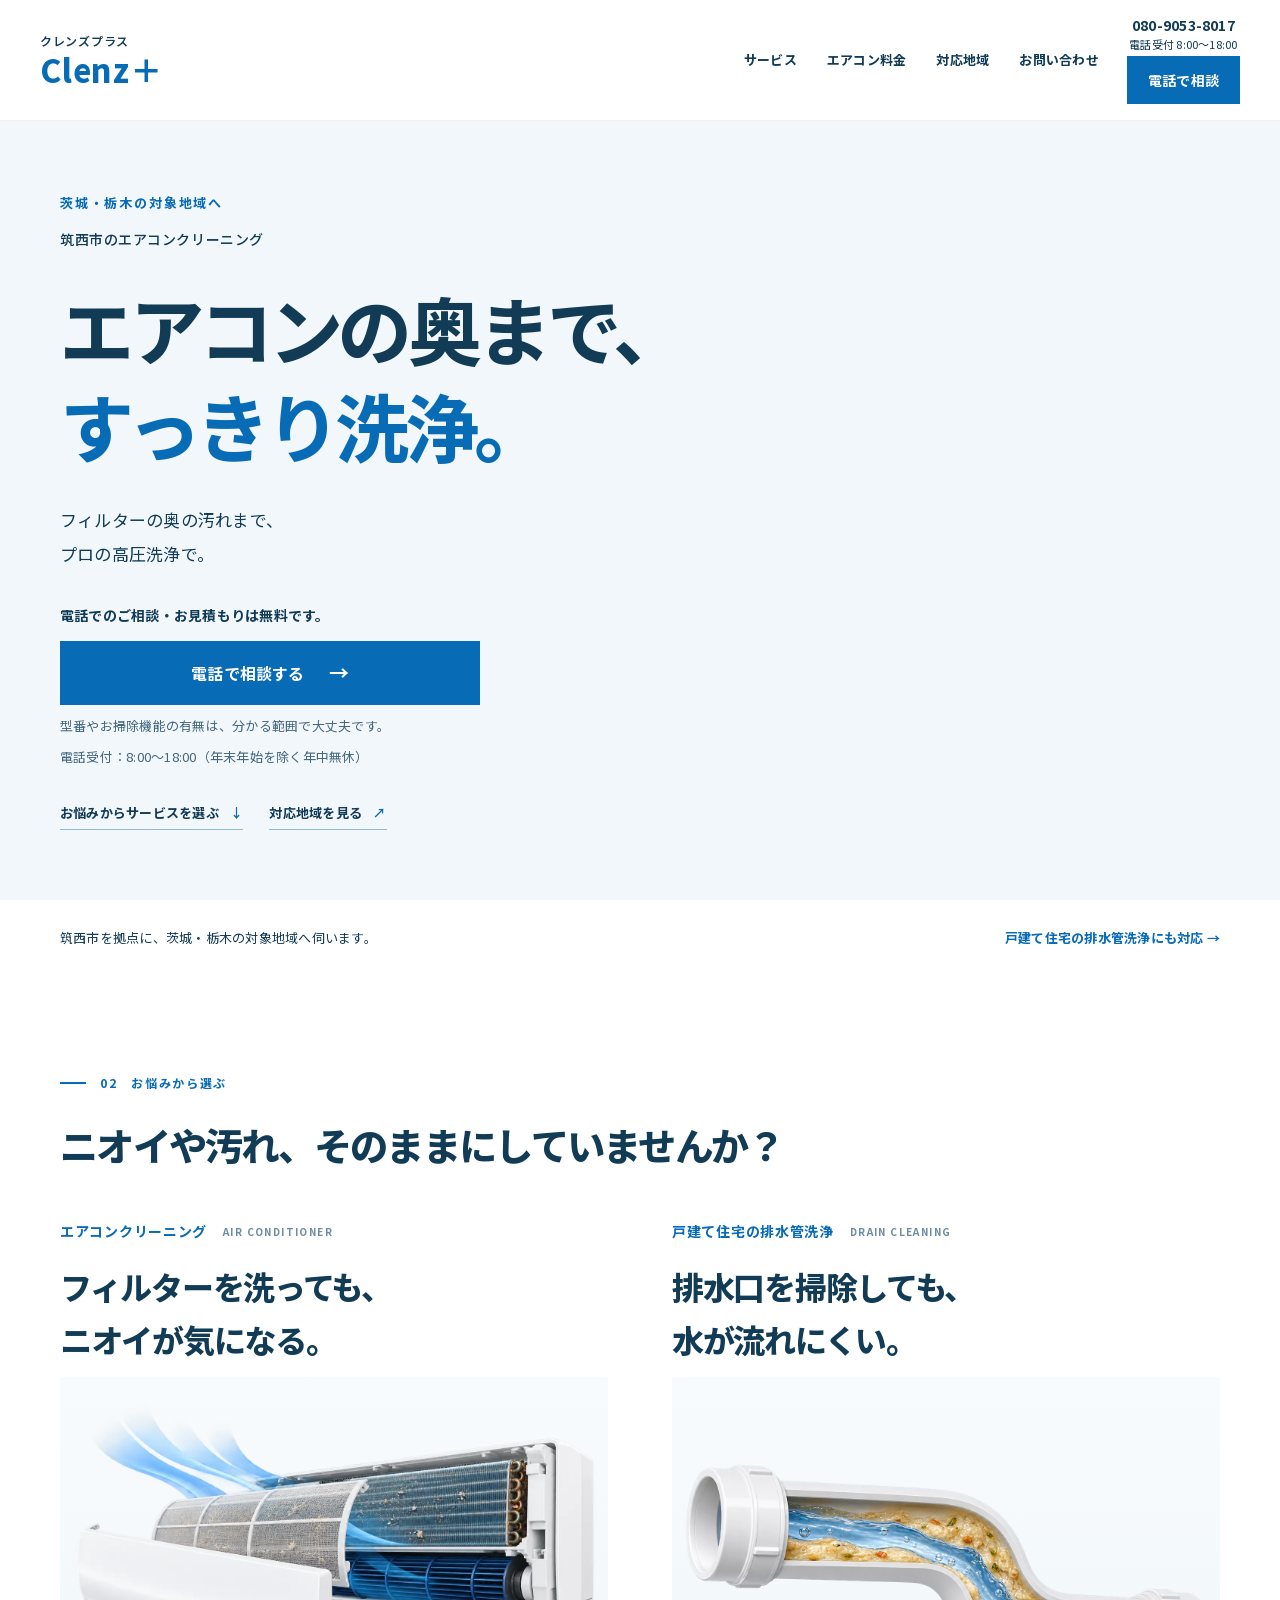
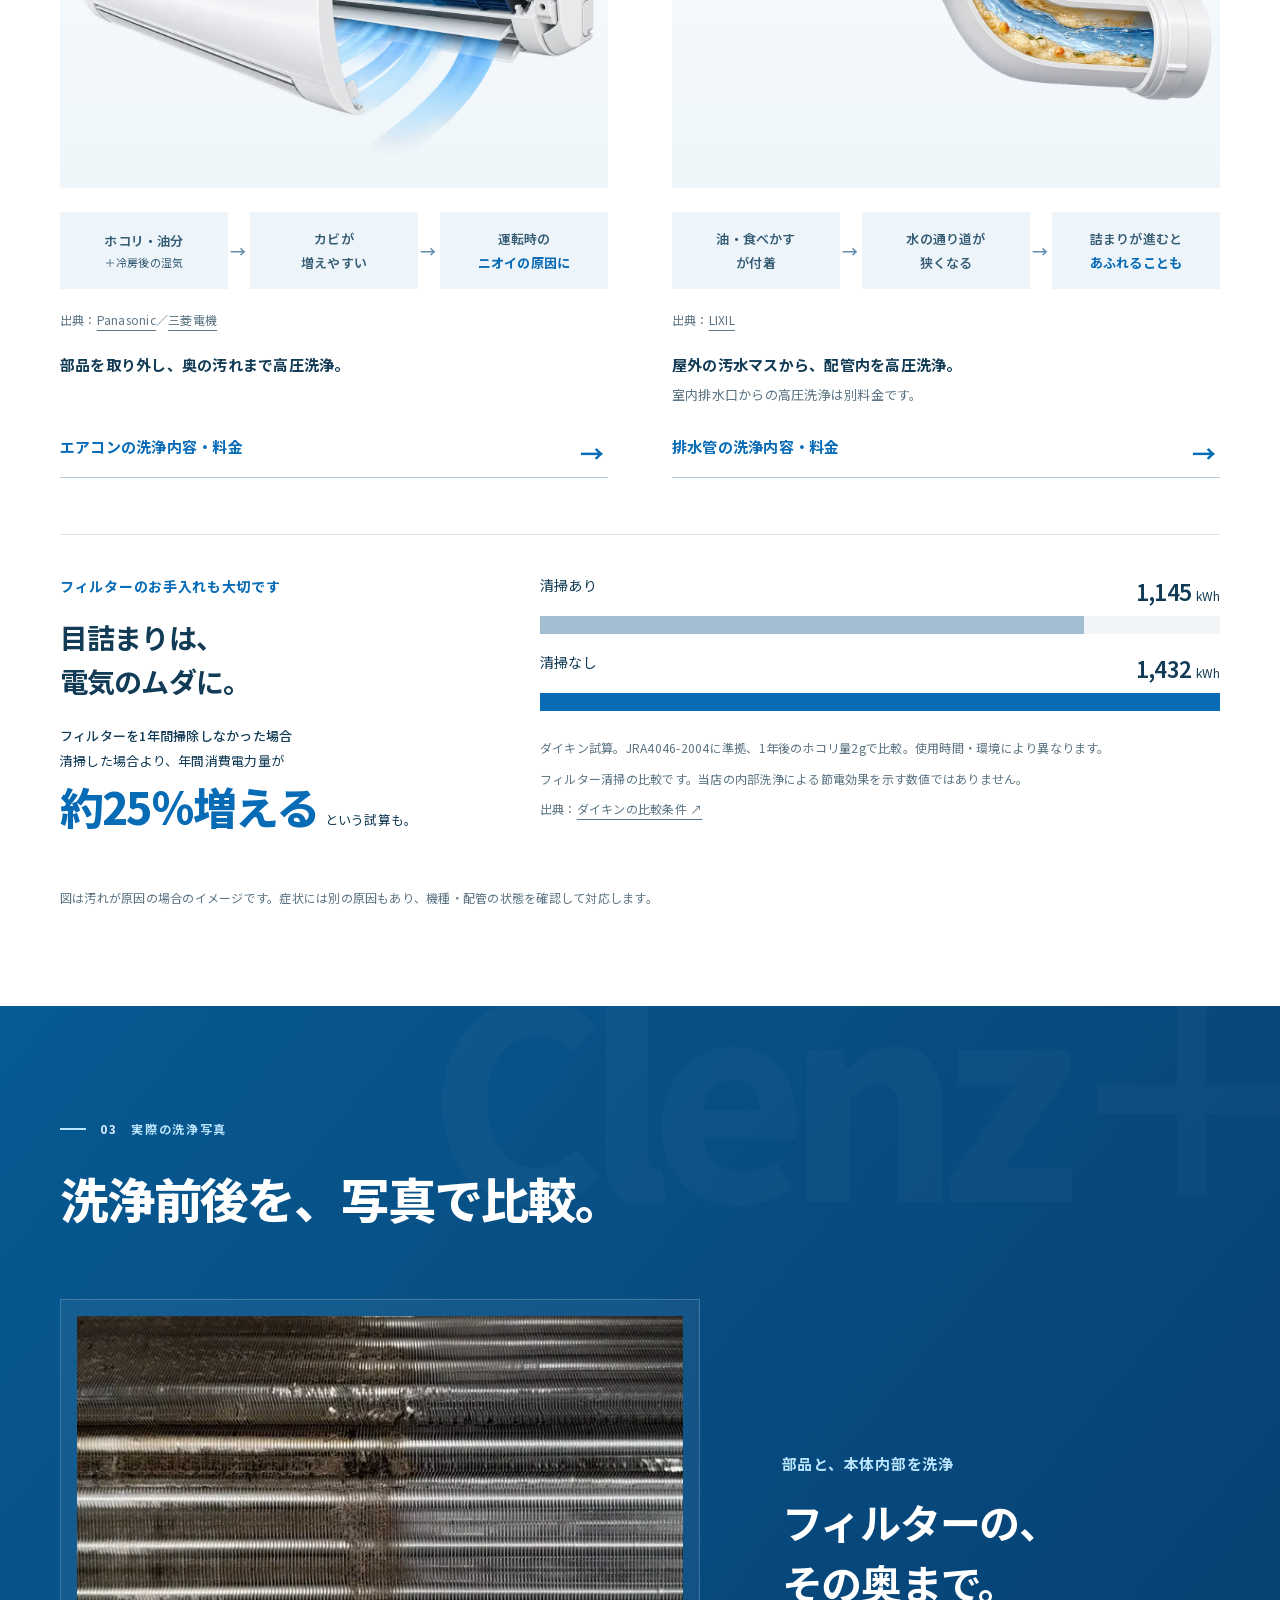
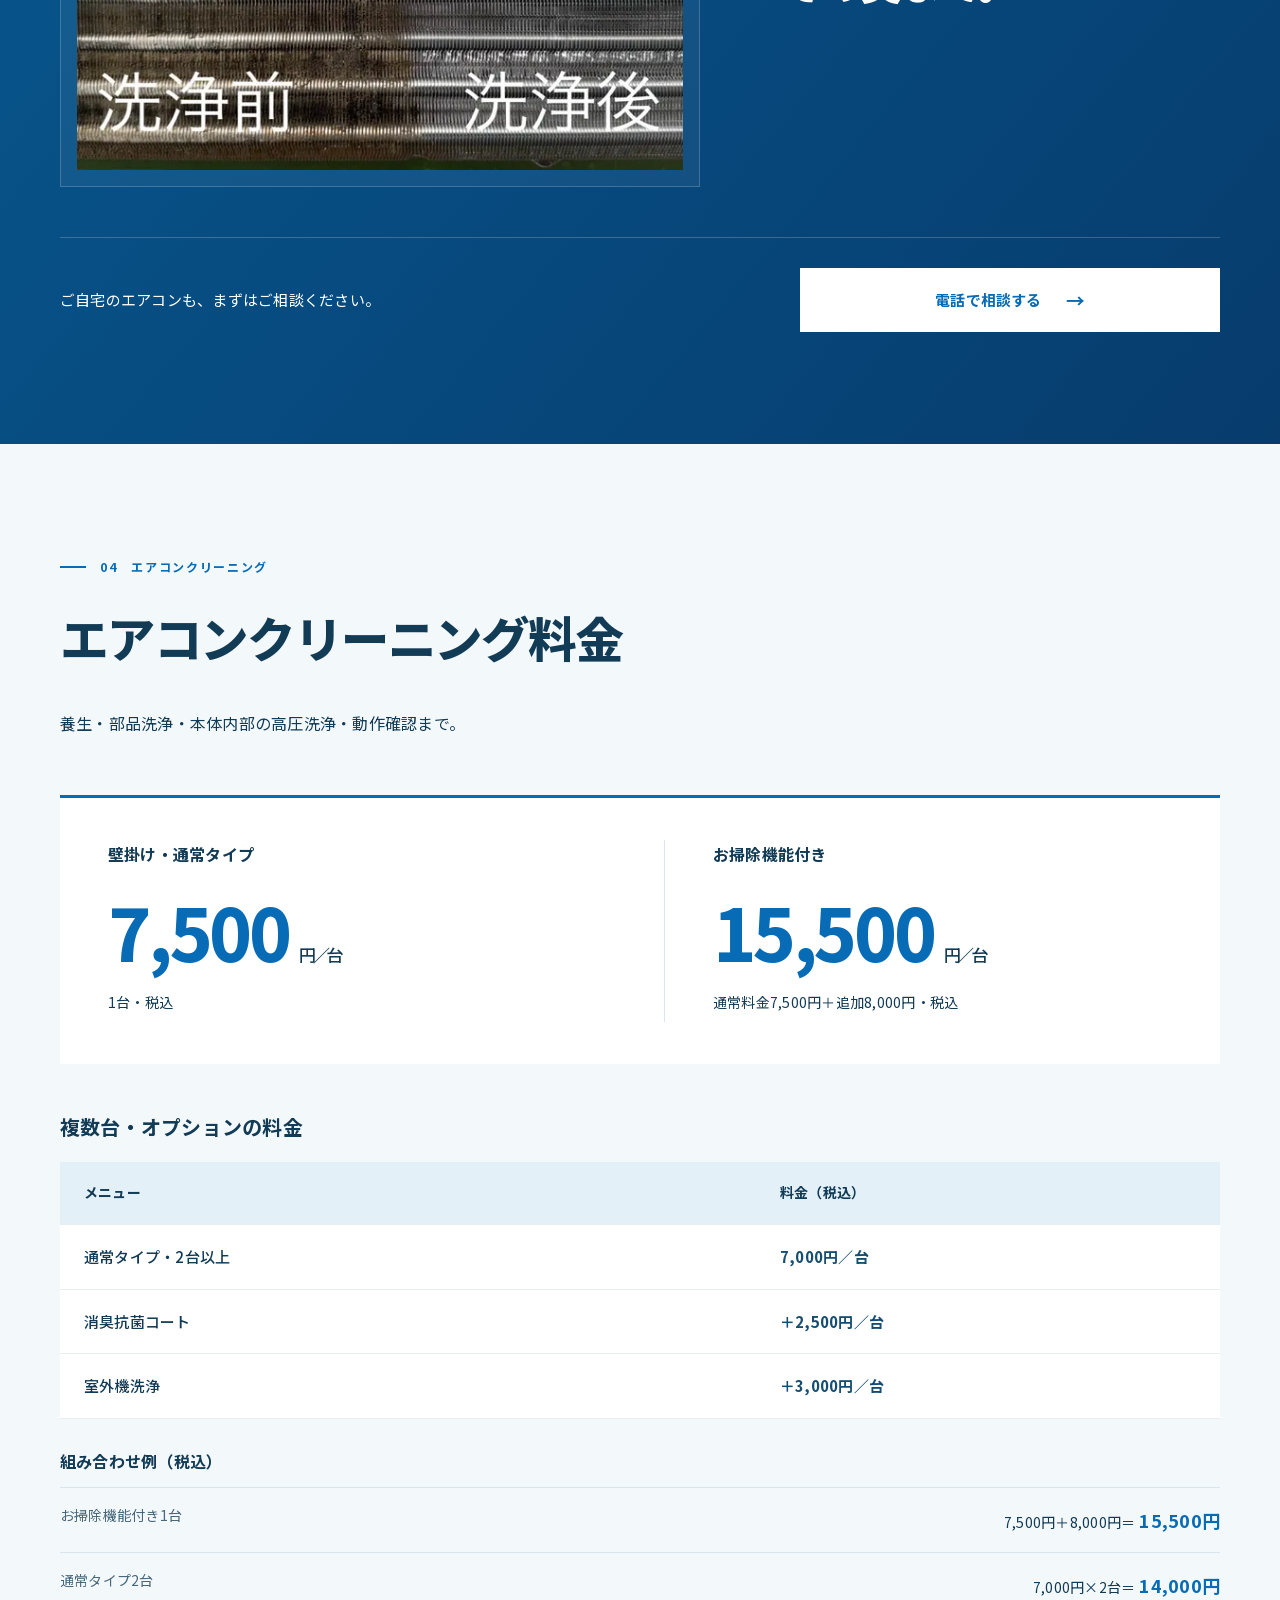
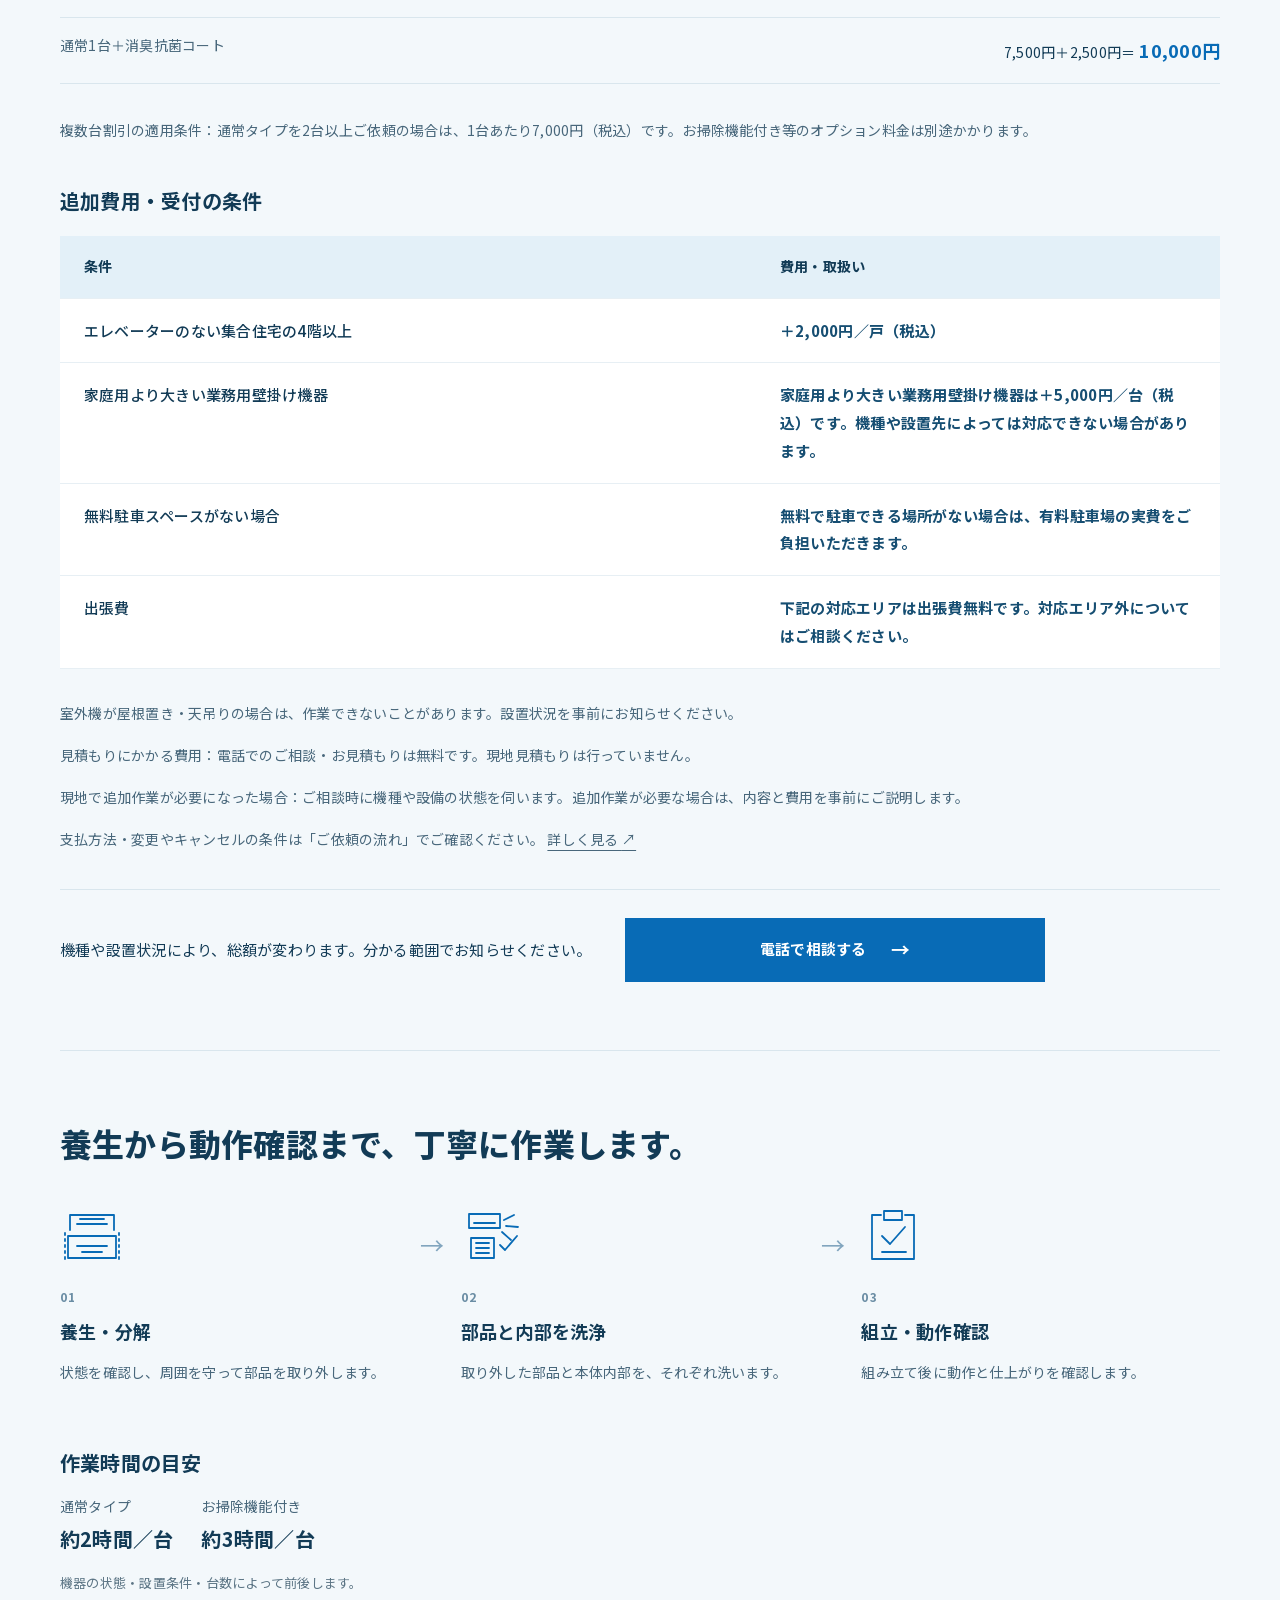
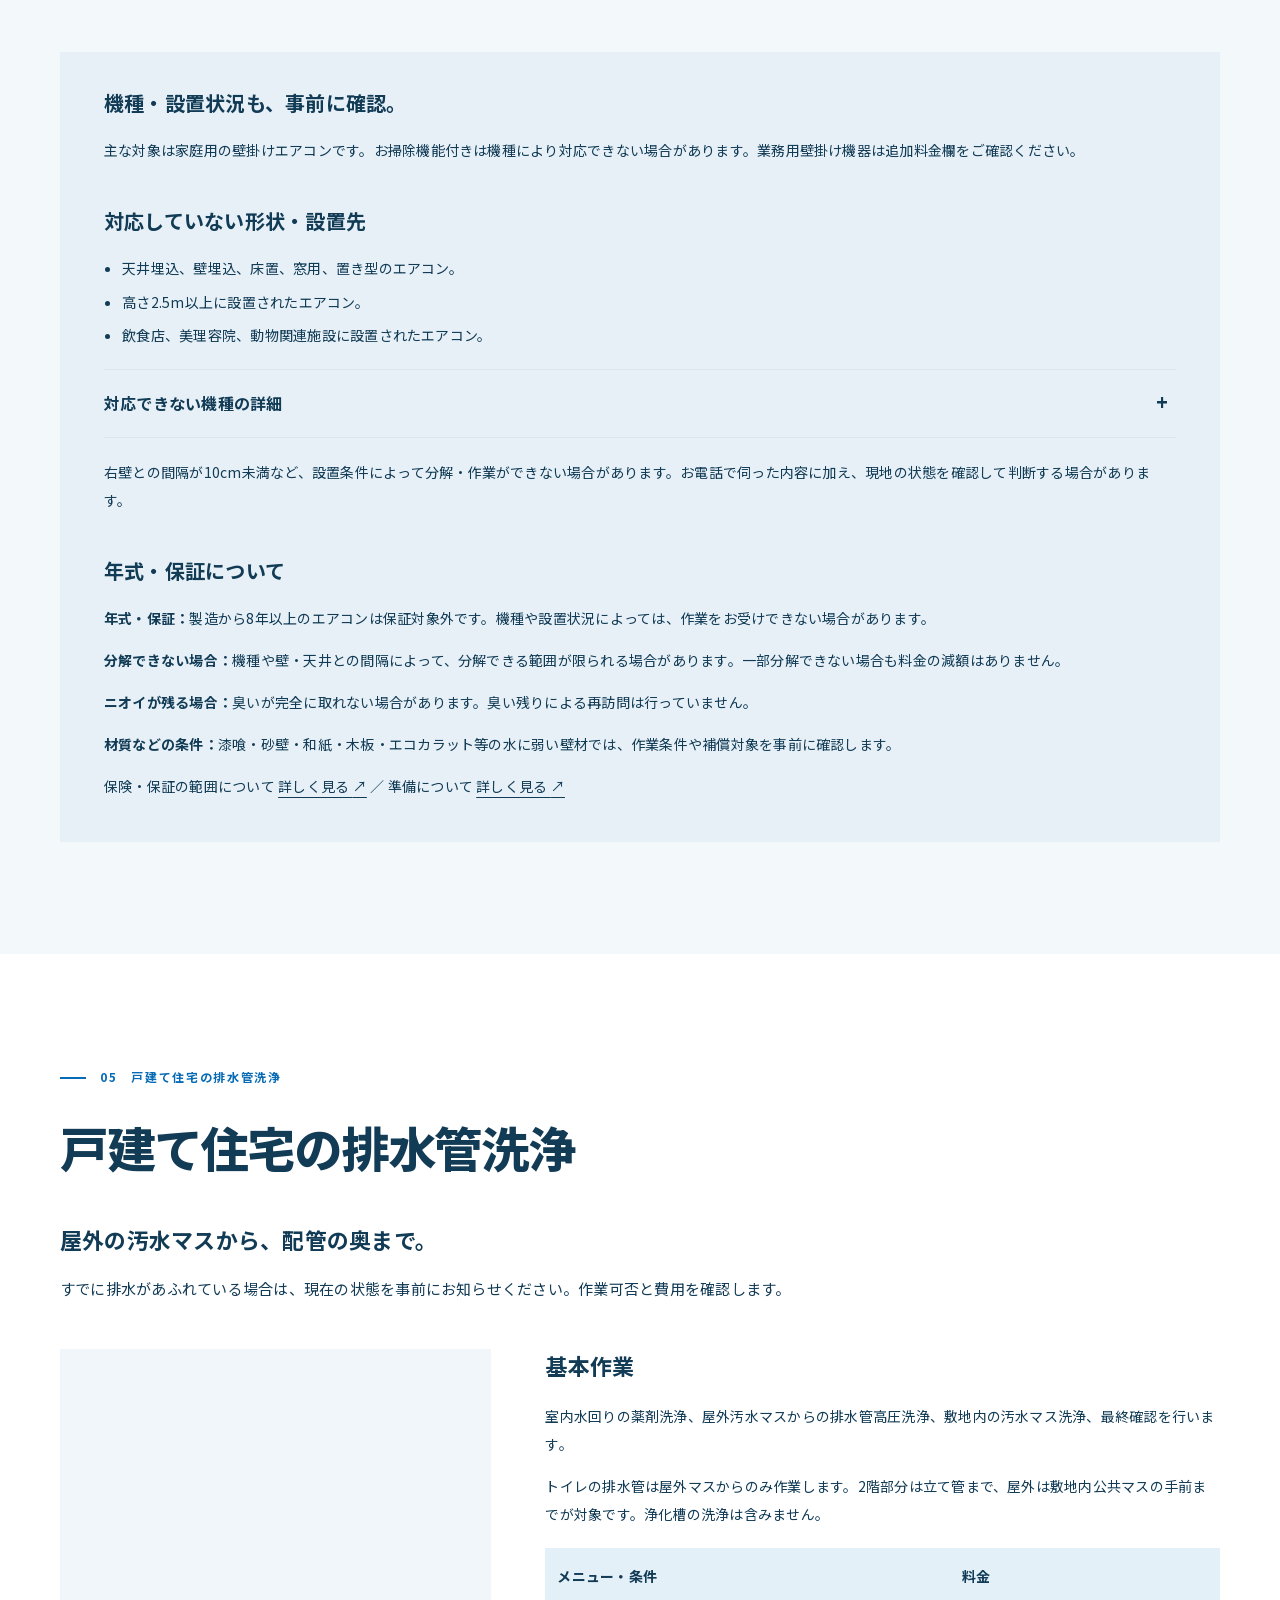
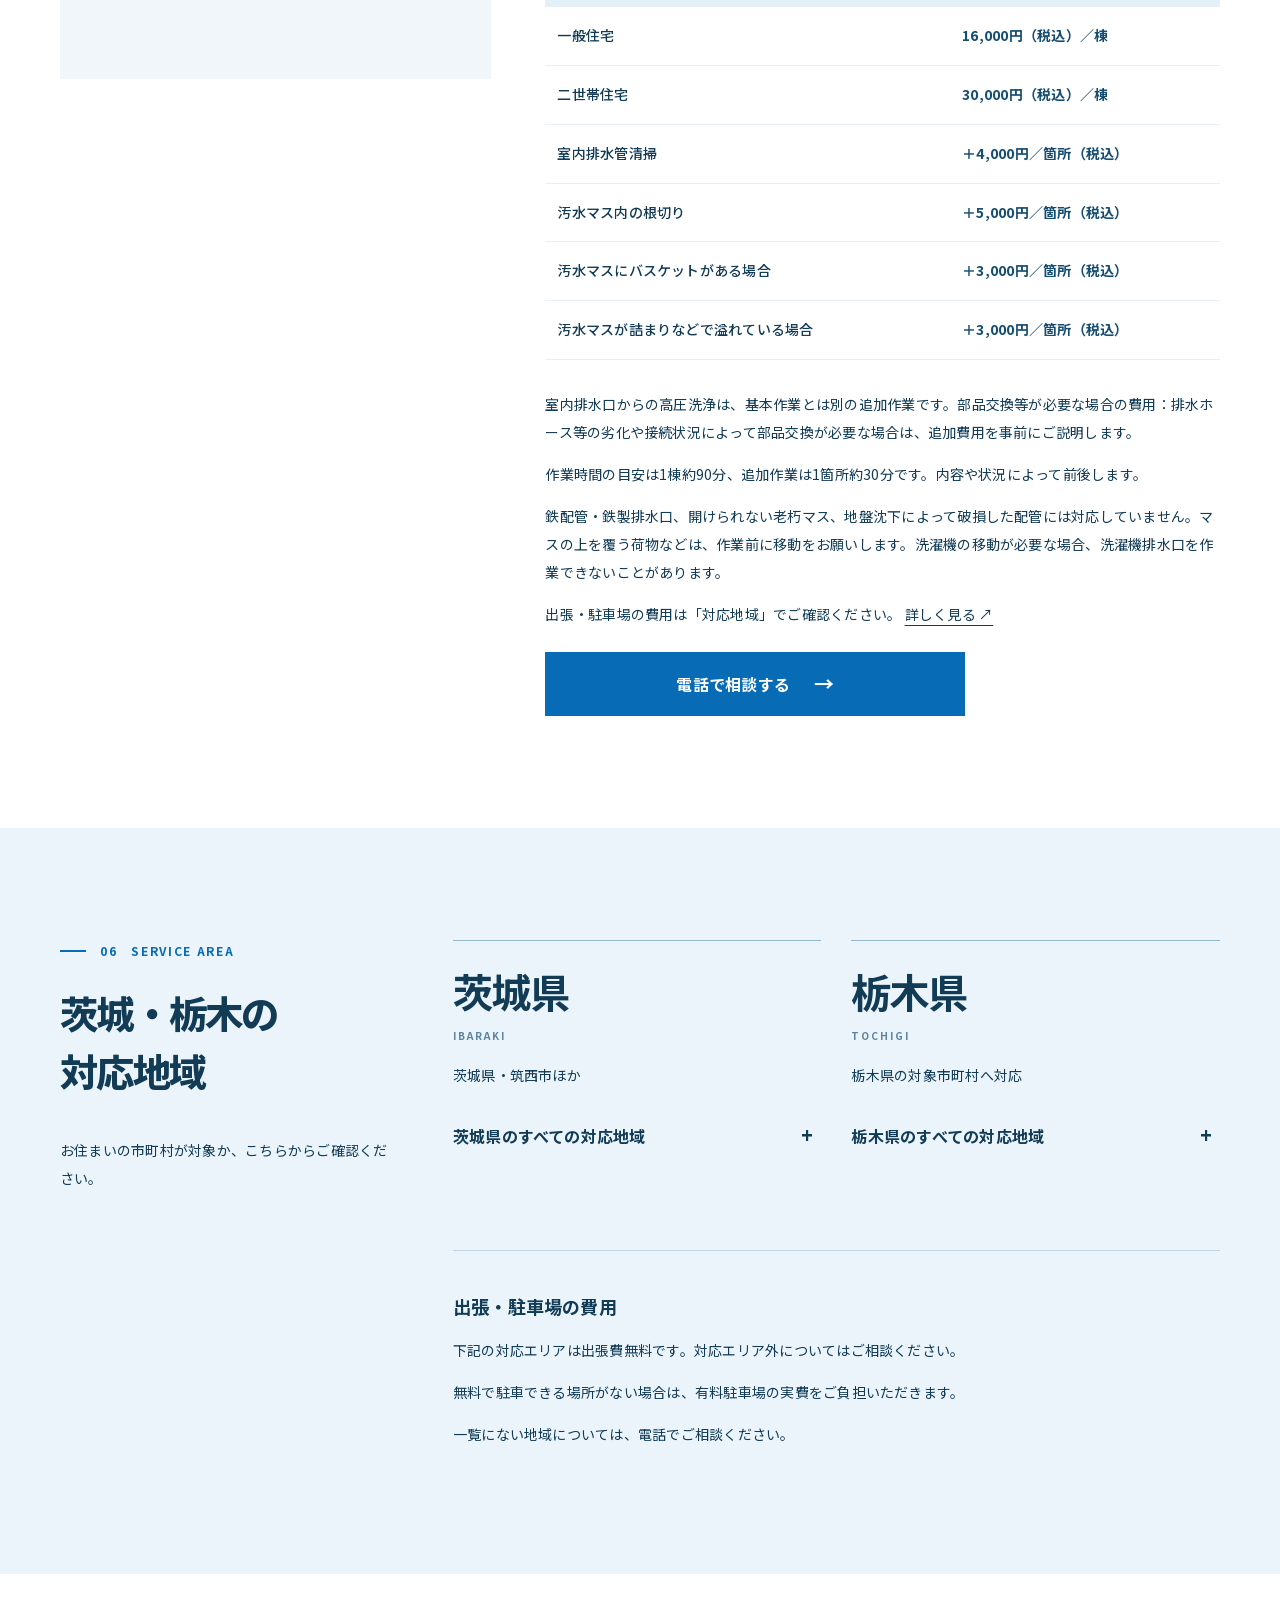
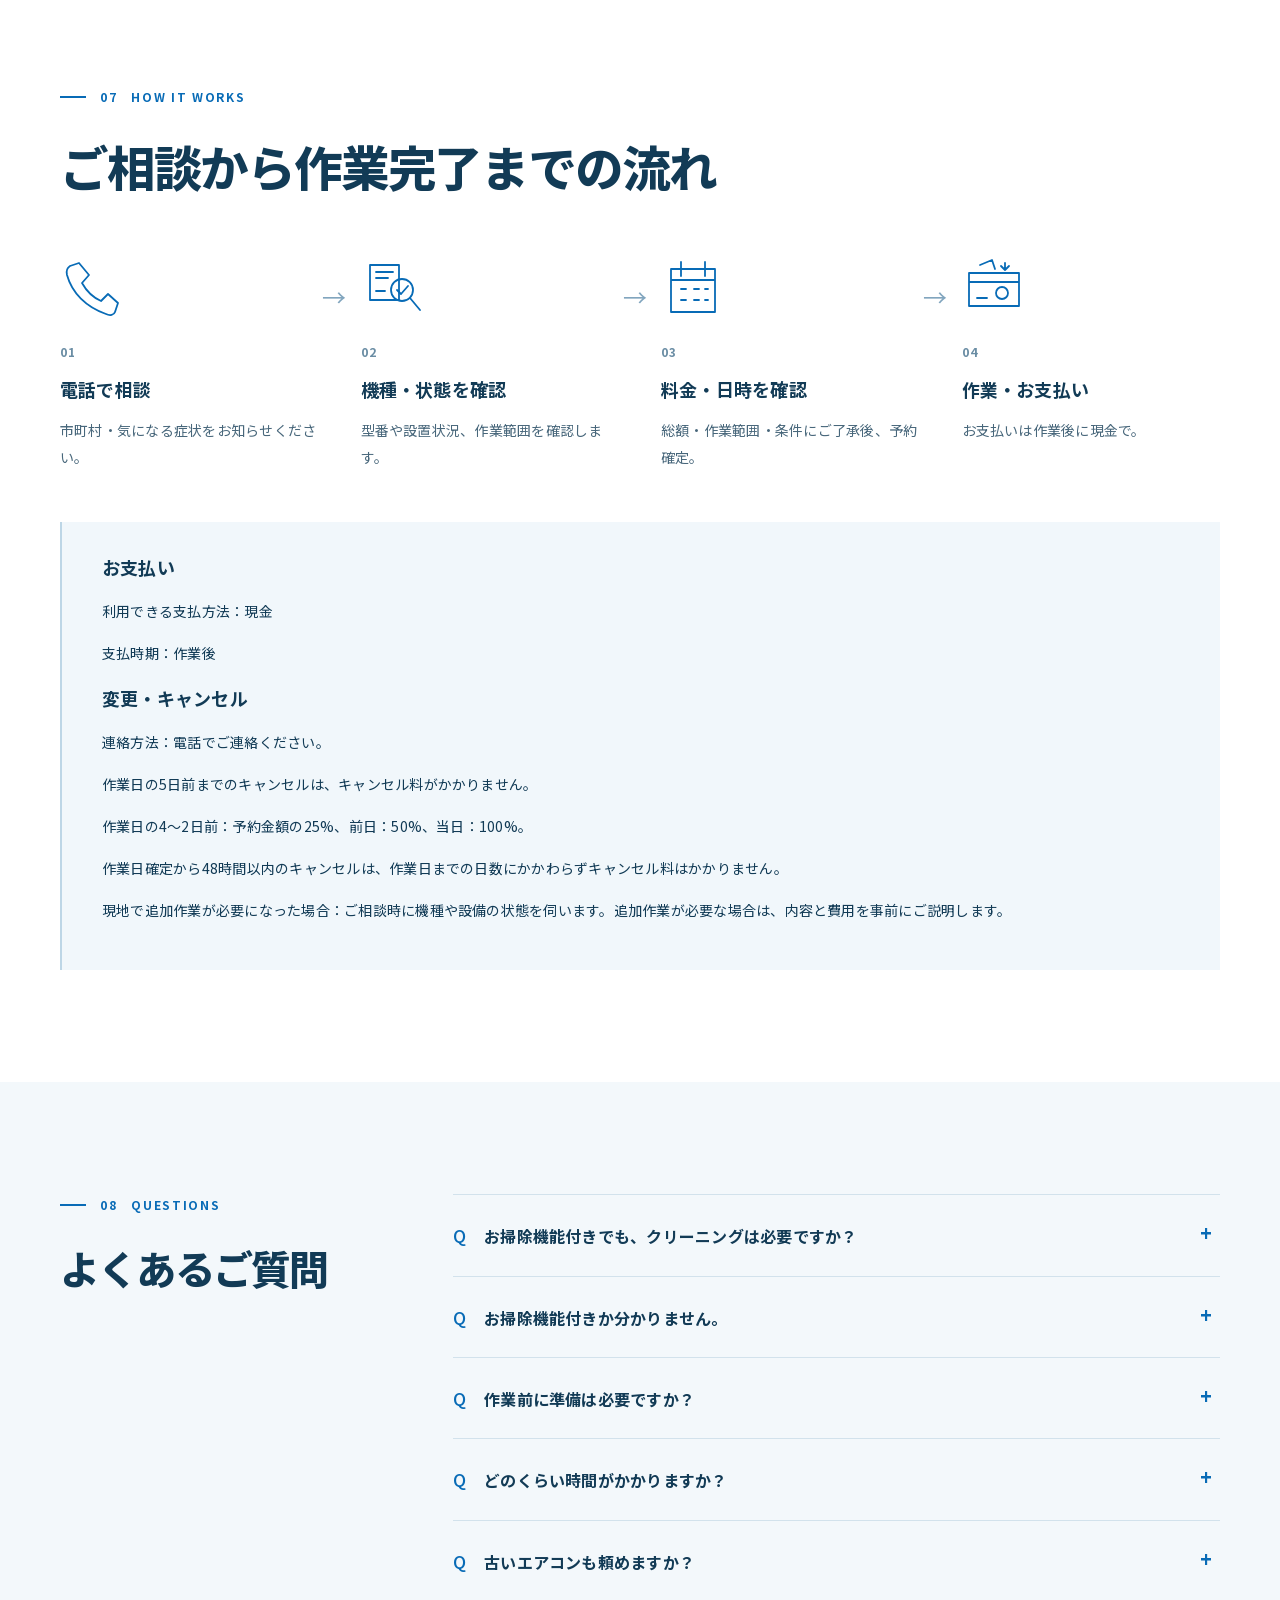
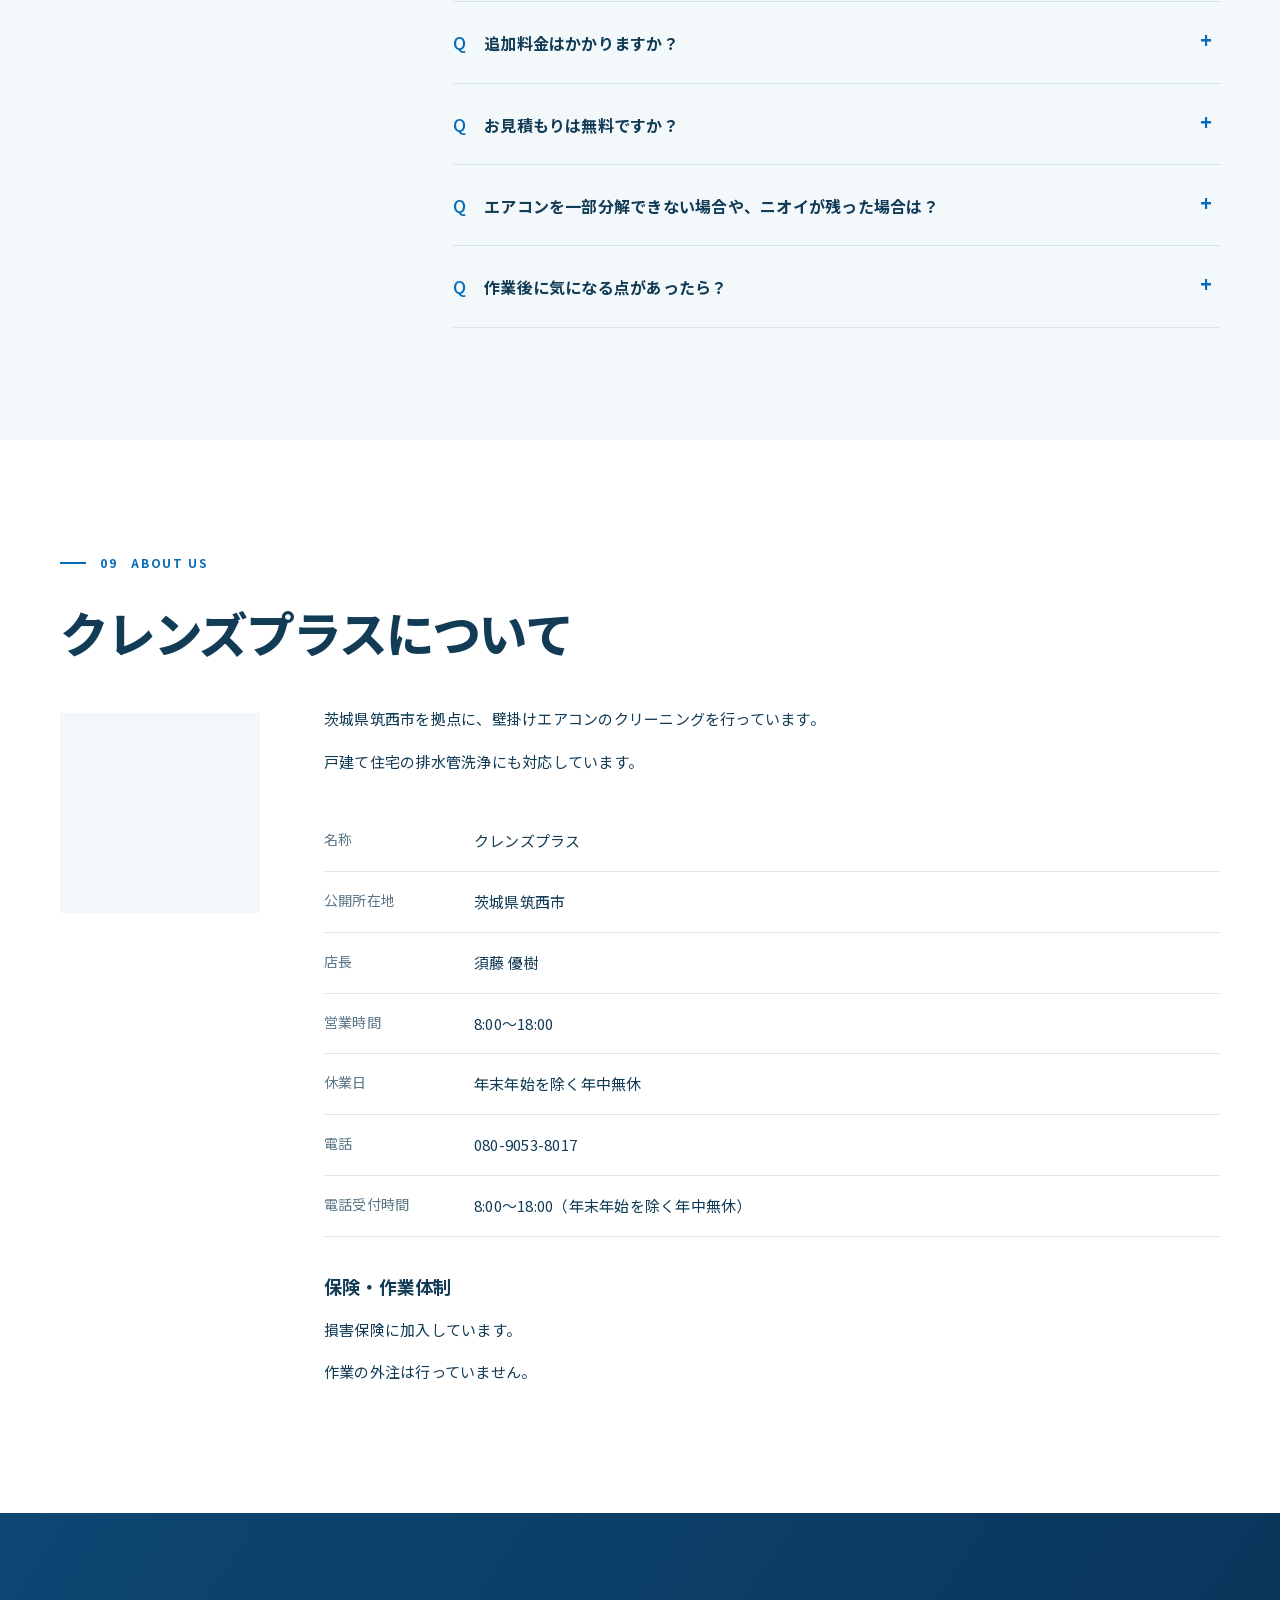
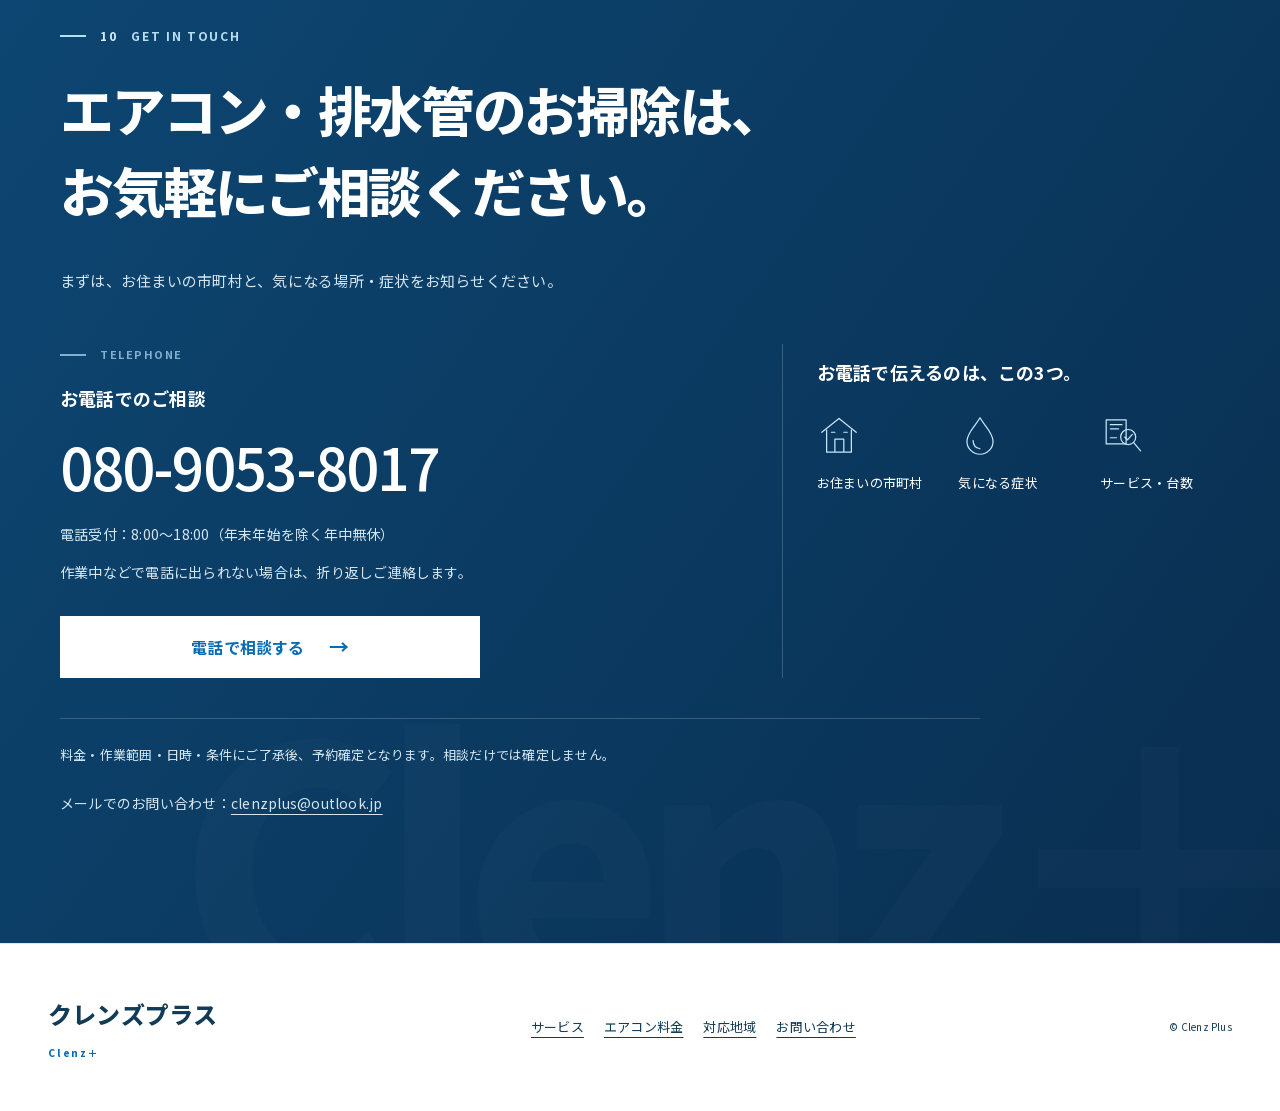
<file: index.html>
<!doctype html>

<html lang="ja">
<head>
<meta charset="utf-8"><meta http-equiv="Content-Security-Policy" content="default-src &#x27;none&#x27;; base-uri &#x27;none&#x27;; object-src &#x27;none&#x27;; form-action &#x27;none&#x27;; script-src &#x27;self&#x27; &#x27;sha256-KbDsuhFZScr3pFLjWpeOm6fnSsPQDUw+BL2PJ3P0BAE=&#x27;; script-src-attr &#x27;none&#x27;; style-src &#x27;self&#x27;; style-src-attr &#x27;none&#x27;; img-src &#x27;self&#x27;; font-src &#x27;self&#x27;; connect-src &#x27;none&#x27;; upgrade-insecure-requests"><meta name="referrer" content="strict-origin-when-cross-origin">
<meta name="viewport" content="width=device-width,initial-scale=1">
<meta name="robots" content="noindex,nofollow">
<title>筑西市のエアコンクリーニング｜茨城・栃木対応｜クレンズプラス</title>
<meta name="description" content="筑西市のクレンズプラス。茨城・栃木の対象地域で壁掛けエアコンクリーニングに対応。料金・追加条件・施工事例をご案内します。お電話でのご相談はこちら。">
<link rel="canonical" href="https://stu-design.github.io/clenzplus-pages/">
<meta property="og:type" content="website">
<meta property="og:locale" content="ja_JP">
<meta property="og:site_name" content="クレンズプラス">
<meta property="og:title" content="筑西市のエアコンクリーニング｜茨城・栃木対応｜クレンズプラス">
<meta property="og:description" content="筑西市のクレンズプラス。茨城・栃木の対象地域で壁掛けエアコンクリーニングに対応。料金・追加条件・施工事例をご案内します。お電話でのご相談はこちら。">
<meta property="og:url" content="https://stu-design.github.io/clenzplus-pages/">
<meta property="og:image" content="https://stu-design.github.io/clenzplus-pages/assets/ogp.jpg">
<meta property="og:image:width" content="1200">
<meta property="og:image:height" content="630">
<meta property="og:image:alt" content="クレンズプラス エアコンクリーニング">
<meta name="twitter:card" content="summary_large_image">
<link rel="icon" href="assets/favicon.svg" type="image/svg+xml">
<link rel="preload" href="assets/fonts/clenz-sans-jp.f50845629a91.woff2" as="font" type="font/woff2" crossorigin>
<link rel="stylesheet" href="assets/site.5249c25585ea.css">
<script src="assets/site.cfa76db49326.js" defer></script>
<script type="application/ld+json">{"@context":"https://schema.org","@type":"Organization","name":"クレンズプラス","url":"https://stu-design.github.io/clenzplus-pages/","telephone":"+818090538017"}</script>
</head>
<body>
<div class="site-frame"><a class="skip" href="#top">本文へ移動</a><header class="site-header"><div class="header-inner"><a class="brand" href="#top" aria-label="クレンズプラス ページ先頭へ"><span>クレンズプラス</span><small>Clenz＋</small></a><nav class="desktop-nav" aria-label="主要ナビゲーション"><a href="#services">サービス</a><a href="#aircon">エアコン料金</a><a href="#area">対応地域</a><a href="#contact">お問い合わせ</a></nav><div class="header-contact"><p class="header-phone-number">080-9053-8017<small>電話受付 8:00〜18:00</small></p><div class="contact-action"><a class="button phone" href="tel:+818090538017" data-contact="phone" aria-label="080-9053-8017に電話で相談する">電話で相談</a></div></div><details class="menu"><summary><span class="menu-closed">メニュー</span><span class="menu-open">閉じる</span><i aria-hidden="true"></i></summary><nav aria-label="ページ内メニュー"><a href="#services">サービス</a><a href="#aircon">エアコン料金</a><a href="#area">対応地域</a><a href="#contact">お問い合わせ</a></nav></details></div></header>
<main><section class="hero" aria-labelledby="top">
<div class="hero-stage">
<figure class="hero-photo"><picture><source media="(max-width:767px)" srcset="assets/hero-stock-room-mobile.9cc8ebc35ae8.webp"><img src="assets/hero-stock-room.f1c9bbeacd6f.webp" width="1600" height="2399" fetchpriority="high" decoding="async" alt="壁掛けエアコンのある明るい室内のイメージ写真"></picture></figure>
<div class="hero-scene container"><div class="hero-content">
<p class="hero-kicker">茨城・栃木の対象地域へ</p>
<h1 id="top" tabindex="-1">筑西市のエアコンクリーニング</h1>
<p class="hero-copy"><span>エアコンの奥まで、</span><span>すっきり洗浄。</span></p>
<p class="hero-lead">フィルターの奥の汚れまで、<br>プロの高圧洗浄で。</p>
<div class="hero-consult"><p class="hero-selection-title">電話でのご相談・お見積もりは無料です。</p><div class="contact-action" data-cta-group="hero"><a class="button phone" href="tel:+818090538017" data-contact="phone" aria-label="080-9053-8017に電話で相談する">電話で相談する</a></div><p class="hero-cta-note">型番やお掃除機能の有無は、分かる範囲で大丈夫です。</p><p class="hero-phone-hours small">電話受付：<span>8:00〜18:00（年末年始を除く年中無休）</span></p></div>
<div class="text-links"><a href="#services">お悩みからサービスを選ぶ <span aria-hidden="true">↓</span></a><a href="#area">対応地域を見る <span aria-hidden="true">↗</span></a></div>
</div></div></div>
<div class="hero-location container"><p>筑西市を拠点に、茨城・栃木の対象地域へ伺います。</p><a href="#drain">戸建て住宅の排水管洗浄にも対応 <span aria-hidden="true">→</span></a></div>
</section>
<section class="section services visual-services" aria-labelledby="services"><div class="container">
<div class="section-heading"><p class="eyebrow"><span>02</span> お悩みから選ぶ</p><h2 id="services" tabindex="-1">ニオイや汚れ、<br>そのままにしていませんか？</h2></div>
<div class="concern-grid">
<article class="concern-card concern-primary" aria-labelledby="concern-aircon">
<div class="concern-copy"><p class="service-tag">エアコンクリーニング <span aria-hidden="true">AIR CONDITIONER</span></p><h3 id="concern-aircon">フィルターを洗っても、<br>ニオイが気になる。</h3></div>
<figure class="mechanism-visual"><img src="assets/aircon-internal-illustration.acc91ee0729e.webp" width="1448" height="1086" loading="lazy" alt="カバーとフィルターの奥に熱交換器と送風ファンがあるエアコン内部の概念イラスト"></figure>
<ol class="cause-flow"><li>ホコリ・油分<small>＋冷房後の湿気</small></li><li>カビが<br>増えやすい</li><li>運転時の<br><strong>ニオイの原因に</strong></li></ol>
<p class="concern-source">出典：<a href="https://panasonic.jp/aircon/contents/tips/clean.html">Panasonic</a>／<a href="https://www.mitsubishielectric.co.jp/home/kirigamine/special/oshiete/10/">三菱電機</a></p>
<p class="solution-line">部品を取り外し、奥の汚れまで高圧洗浄。</p>
<a class="service-link" href="#aircon">エアコンの洗浄内容・料金 <span aria-hidden="true">→</span></a>
</article>
<article class="concern-card concern-secondary" aria-labelledby="concern-drain">
<div class="concern-copy"><p class="service-tag">戸建て住宅の排水管洗浄 <span aria-hidden="true">DRAIN CLEANING</span></p><h3 id="concern-drain">排水口を掃除しても、<br>水が流れにくい。</h3></div>
<figure class="mechanism-visual"><img src="assets/drain-buildup-illustration.451d76b07a29.webp" width="1448" height="1086" loading="lazy" alt="油や食べかすが内側に付着し、水の通り道が狭くなった破損のない排水管の概念イラスト"></figure>
<ol class="cause-flow"><li>油・食べかす<br>が付着</li><li>水の通り道が<br>狭くなる</li><li>詰まりが進むと<br><strong>あふれることも</strong></li></ol>
<p class="concern-source">出典：<a href="https://owners.lixil.co.jp/articles/kitchen/222/">LIXIL</a></p>
<p class="solution-line">屋外の汚水マスから、配管内を高圧洗浄。</p><p class="scope-note">室内排水口からの高圧洗浄は別料金です。</p>
<a class="service-link" href="#drain">排水管の洗浄内容・料金 <span aria-hidden="true">→</span></a>
</article>
</div>
<aside class="filter-evidence" aria-labelledby="filter-evidence-title">
<div class="energy-intro"><p class="service-tag">フィルターのお手入れも大切です</p><h3 id="filter-evidence-title">目詰まりは、<br>電気のムダに。</h3><p class="comparison-condition">フィルターを1年間掃除しなかった場合</p><p class="comparison-result">清掃した場合より、年間消費電力量が<br><strong>約25％増える</strong>という試算も。</p></div>
<div class="filter-comparison"><div class="energy-chart" role="img" aria-label="ダイキン試算による年間消費電力量の比較。フィルター清掃あり1,145kWh、清掃なし1,432kWh。清掃なしが約25％多い。"><div class="energy-row" aria-hidden="true"><p>清掃あり <strong>1,145<small>kWh</small></strong></p><div class="energy-track"><span class="energy-bar energy-clean"></span></div></div><div class="energy-row" aria-hidden="true"><p>清掃なし <strong>1,432<small>kWh</small></strong></p><div class="energy-track"><span class="energy-bar energy-dirty"></span></div></div></div>
<p class="evidence-conditions">ダイキン試算。JRA4046-2004に準拠、1年後のホコリ量2gで比較。使用時間・環境により異なります。</p><p class="evidence-conditions">フィルター清掃の比較です。当店の内部洗浄による節電効果を示す数値ではありません。</p><p class="concern-source">出典：<a href="https://www.daikin.co.jp/air/life/laboratory/aircon-clean">ダイキンの比較条件 ↗</a></p></div>
</aside>
<p class="concern-note">図は汚れが原因の場合のイメージです。症状には別の原因もあり、機種<span>・配管</span>の状態を確認して対応します。</p>
</div></section>
<section class="section works" aria-labelledby="works"><span class="section-watermark" aria-hidden="true">Clenz＋</span><div class="container">
<div class="section-heading"><p class="eyebrow"><span>03</span> 実際の洗浄写真</p><h2 id="works" tabindex="-1">洗浄前後を、写真で比較。</h2></div>
<div class="work-evidence"><figure class="work-main"><img src="assets/aircon-heat-exchanger-comparison.b47b18da4fb6.webp" width="640" height="480" loading="lazy" alt="エアコン熱交換器の洗浄前後を比較した写真"></figure><div class="work-detail"><p class="service-tag">部品と、本体内部を洗浄</p><h3>フィルターの、<br>その奥まで。</h3></div></div>
<div class="evidence-footer"><div class="inline-consult"><p>ご自宅のエアコンも、まずはご相談ください。</p><div class="contact-action" data-cta-group="works"><a class="button phone" href="tel:+818090538017" data-contact="phone" aria-label="080-9053-8017に電話で相談する">電話で相談する</a></div></div></div>
</div></section>
<section class="section aircon" aria-labelledby="aircon"><div class="container"><p class="eyebrow"><span>04</span> エアコンクリーニング</p><h2 id="aircon" tabindex="-1">エアコンクリーニング料金</h2><p class="section-intro">養生・部品洗浄・本体内部の高圧洗浄・動作確認まで。</p><div class="service-module price-module"><div class="price-leads"><article><p>壁掛け・通常タイプ</p><p class="price">7,500<small>円／台</small></p><p>1台・税込</p></article><article><p>お掃除機能付き</p><p class="price">15,500<small>円／台</small></p><p>通常料金7,500円＋追加8,000円・税込</p></article></div>
<h3>複数台・オプションの料金</h3>
<div class="table-wrap" tabindex="0" aria-label="料金や条件の一覧。横にスクロールできます"><table><thead><tr><th scope="col">メニュー</th><th scope="col">料金（税込）</th></tr></thead><tbody>
<tr><th scope="row">通常タイプ・2台以上</th><td>7,000円／台</td></tr>
<tr><th scope="row">消臭抗菌コート</th><td>＋2,500円／台</td></tr>
<tr><th scope="row">室外機洗浄</th><td>＋3,000円／台</td></tr>
</tbody></table></div>
<div class="price-examples"><h3>組み合わせ例（税込）</h3><dl><div><dt>お掃除機能付き1台</dt><dd>7,500円＋8,000円＝<strong>15,500円</strong></dd></div><div><dt>通常タイプ2台</dt><dd>7,000円×2台＝<strong>14,000円</strong></dd></div><div><dt>通常1台＋消臭抗菌コート</dt><dd>7,500円＋2,500円＝<strong>10,000円</strong></dd></div></dl></div>
<p>複数台割引の適用条件：<span>通常タイプを2台以上ご依頼の場合は、1台あたり7,000円（税込）です。お掃除機能付き等のオプション料金は別途かかります。</span></p>
<h3 id="aircon-conditions" tabindex="-1">追加費用・受付の条件</h3>
<div class="table-wrap" tabindex="0" aria-label="料金や条件の一覧。横にスクロールできます"><table><thead><tr><th scope="col">条件</th><th scope="col">費用・取扱い</th></tr></thead><tbody>
<tr><th scope="row">エレベーターのない集合住宅の4階以上</th><td><span>＋2,000円／戸（税込）</span></td></tr>
<tr><th scope="row">家庭用より大きい業務用壁掛け機器</th><td><span>家庭用より大きい業務用壁掛け機器は＋5,000円／台（税込）です。機種や設置先によっては対応できない場合があります。</span></td></tr>
<tr><th scope="row">無料駐車スペースがない場合</th><td><span>無料で駐車できる場所がない場合は、有料駐車場の実費をご負担いただきます。</span></td></tr>
<tr><th scope="row">出張費</th><td><span>下記の対応エリアは出張費無料です。対応エリア外についてはご相談ください。</span></td></tr>
</tbody></table></div>
<p>室外機が屋根置き・天吊りの場合は、作業できないことがあります。設置状況を事前にお知らせください。</p>
<p>見積もりにかかる費用：<span>電話でのご相談・お見積もりは無料です。現地見積もりは行っていません。</span></p>
<p>現地で追加作業が必要になった場合：<span>ご相談時に機種や設備の状態を伺います。追加作業が必要な場合は、内容と費用を事前にご説明します。</span></p>
<p>支払方法・変更やキャンセルの条件は「ご依頼の流れ」でご確認ください。 <a href="#flow">詳しく見る <span aria-hidden="true">↗</span></a></p>
<div class="inline-consult"><p>機種や設置状況により、総額が変わります。分かる範囲でお知らせください。</p><div class="contact-action" data-cta-group="aircon"><a class="button phone" href="tel:+818090538017" data-contact="phone" aria-label="080-9053-8017に電話で相談する">電話で相談する</a></div></div></div><div class="service-module process-module"><h3 id="reasons" tabindex="-1" class="process-heading">養生から動作確認まで、丁寧に作業します。</h3><div class="process"><article><svg class="step-icon" viewbox="0 0 64 64" width="64" height="64" aria-hidden="true" focusable="false" fill="none" stroke="currentColor" stroke-width="1.8" stroke-linecap="round" stroke-linejoin="round"><path d="M10 27V12h44v15M17 21h30M20 16h24"></path><path d="M8 33h48v22H8zM17 43h30M22 49h20"></path><path d="M5 30v29M59 30v29" stroke-dasharray="2 4"></path></svg><span class="process-number">01</span><h4>養生・分解</h4><p>状態を確認し、周囲を守って部品を取り外します。</p></article><article><svg class="step-icon" viewbox="0 0 64 64" width="64" height="64" aria-hidden="true" focusable="false" fill="none" stroke="currentColor" stroke-width="1.8" stroke-linecap="round" stroke-linejoin="round"><path d="M8 11h31v14H8zM13 20h21M43 17l10-5M45 23l12 1M41 29l9 8"></path><path d="M10 35h23v20H10zM15 40h13M15 45h13M15 50h13M39 42l5 5 12-14"></path></svg><span class="process-number">02</span><h4>部品と内部を洗浄</h4><p>取り外した部品と本体内部を、それぞれ洗います。</p></article><article><svg class="step-icon" viewbox="0 0 64 64" width="64" height="64" aria-hidden="true" focusable="false" fill="none" stroke="currentColor" stroke-width="1.8" stroke-linecap="round" stroke-linejoin="round"><path d="M20 12H11v44h42V12h-9M23 8h18v9H23zM21 33l8 8 15-17M21 49h24"></path></svg><span class="process-number">03</span><h4>組立・動作確認</h4><p>組み立て後に動作と仕上がりを確認します。</p></article></div><h3>作業時間の目安</h3>
<p><span class="time-item">通常タイプ <strong>約2時間／台</strong></span><span class="time-item">お掃除機能付き <strong>約3時間／台</strong></span><small class="time-note">機器の状態・設置条件・台数によって前後します。</small></p>
</div><div class="service-module eligibility-module"><h3>機種・設置状況も、事前に確認。</h3>
<p>主な対象は家庭用の壁掛けエアコンです。お掃除機能付きは機種により対応できない場合があります。業務用壁掛け機器は追加料金欄をご確認ください。</p>
<h3>対応していない形状・設置先</h3>
<ul><li>天井埋込、壁埋込、床置、窓用、置き型のエアコン。</li>
<li>高さ2.5m以上に設置されたエアコン。</li>
<li>飲食店、美理容院、動物関連施設に設置されたエアコン。</li>
</ul><details class="disclosure"><summary>対応できない機種の詳細</summary><ul><li>富士通：ノクリアX。</li>
<li>シャープ：エアレスト、AY-Y。</li>
<li>三菱：FZ、FL。</li>
<li>東芝・ナショナルのお掃除機能付き。</li>
</ul></details><p>右壁との間隔が10cm未満など、設置条件によって分解・作業ができない場合があります。お電話で伺った内容に加え、現地の状態を確認して判断する場合があります。</p>
<h3>年式・保証について</h3>
<p><strong>年式・保証：</strong><span>製造から8年以上のエアコンは保証対象外です。機種や設置状況によっては、作業をお受けできない場合があります。</span></p>
<p><strong>分解できない場合：</strong><span>機種や壁・天井との間隔によって、分解できる範囲が限られる場合があります。一部分解できない場合も料金の減額はありません。</span></p>
<p><strong>ニオイが残る場合：</strong><span>臭いが完全に取れない場合があります。臭い残りによる再訪問は行っていません。</span></p>
<p><strong>材質などの条件：</strong><span>漆喰・砂壁・和紙・木板・エコカラット等の水に弱い壁材では、作業条件や補償対象を事前に確認します。</span></p>
<p>保険・保証の範囲について <a href="#about">詳しく見る <span aria-hidden="true">↗</span></a> ／ 準備について <a href="#faq">詳しく見る <span aria-hidden="true">↗</span></a></p></div></div></section>
<section class="section drain" aria-labelledby="drain"><div class="container"><p class="eyebrow"><span>05</span> 戸建て住宅の排水管洗浄</p><h2 id="drain" tabindex="-1">戸建て住宅の排水管洗浄</h2><div class="drain-reason"><h3>屋外の汚水マスから、配管の奥まで。</h3><p class="small">すでに排水があふれている場合は、現在の状態を事前にお知らせください。作業可否と費用を確認します。</p></div><div class="drain-layout"><figure><img src="assets/drain-cleaning.a79663faff21.webp" width="640" height="480" loading="lazy" alt="手袋をした手でノズルを持ち、汚水マスを洗浄する様子"></figure><div>
<h3>基本作業</h3>
<p><span>室内水回りの薬剤洗浄、屋外汚水マスからの排水管高圧洗浄、敷地内の汚水マス洗浄、最終確認を行います。</span></p>
<p>トイレの排水管は屋外マスからのみ作業します。2階部分は立て管まで、屋外は敷地内公共マスの手前までが対象です。浄化槽の洗浄は含みません。</p>
<div class="table-wrap" tabindex="0" aria-label="料金や条件の一覧。横にスクロールできます"><table><thead><tr><th scope="col">メニュー・条件</th><th scope="col">料金</th></tr></thead><tbody>
<tr><th scope="row">一般住宅</th><td>16,000円（税込）／棟</td></tr>
<tr><th scope="row">二世帯住宅</th><td>30,000円（税込）／棟</td></tr>
<tr><th scope="row">室内排水管清掃</th><td><span>＋4,000円／箇所（税込）</span></td></tr>
<tr><th scope="row">汚水マス内の根切り</th><td><span>＋5,000円／箇所（税込）</span></td></tr>
<tr><th scope="row">汚水マスにバスケットがある場合</th><td><span>＋3,000円／箇所（税込）</span></td></tr>
<tr><th scope="row">汚水マスが詰まりなどで溢れている場合</th><td><span>＋3,000円／箇所（税込）</span></td></tr>
</tbody></table></div>
<p>室内排水口からの高圧洗浄は、基本作業とは別の追加作業です。部品交換等が必要な場合の費用：<span>排水ホース等の劣化や接続状況によって部品交換が必要な場合は、追加費用を事前にご説明します。</span></p>
<p>作業時間の目安は1棟約90分、追加作業は1箇所約30分です。内容や状況によって前後します。</p>
<p>鉄配管・鉄製排水口、開けられない老朽マス、地盤沈下によって破損した配管には対応していません。マスの上を覆う荷物などは、作業前に移動をお願いします。洗濯機の移動が必要な場合、洗濯機排水口を作業できないことがあります。</p>
<p>出張・駐車場の費用は「対応地域」でご確認ください。 <a href="#area">詳しく見る <span aria-hidden="true">↗</span></a></p><div class="contact-action"><a class="button phone" href="tel:+818090538017" data-contact="phone" aria-label="080-9053-8017に電話で相談する">電話で相談する</a></div></div></div></div></section>
<section class="section area" aria-labelledby="area"><div class="container"><p class="eyebrow"><span>06</span> SERVICE AREA</p><h2 id="area" tabindex="-1">茨城・栃木の<br>対応地域</h2><p class="section-intro">お住まいの市町村が対象か、こちらからご確認ください。</p><div class="area-grid"><article><p class="area-name">茨城県<span>IBARAKI</span></p><p>茨城県・筑西市ほか</p><details><summary>茨城県のすべての対応地域</summary><p>筑西市、石岡市、小美玉市、笠間市、かすみがうら市、古河市、桜川市、下妻市、常総市、つくば市、つくばみらい市、土浦市、坂東市、水戸市、結城市、稲敷郡阿見町、猿島郡五霞町・境町、東茨城郡茨城町・城里町、結城郡八千代町。</p></details></article><article><p class="area-name">栃木県<span>TOCHIGI</span></p><p>栃木県の対象市町村へ対応</p><details><summary>栃木県のすべての対応地域</summary><p>足利市、宇都宮市、小山市、鹿沼市、さくら市、佐野市、下野市、栃木市、那須烏山市、日光市、真岡市、矢板市、河内郡上三川町、塩谷郡塩谷町・高根沢町、下都賀郡野木町・壬生町、那須郡那珂川町、芳賀郡市貝町・芳賀町・益子町・茂木町。</p></details></article></div><div class="condition-box"><h3>出張・駐車場の費用</h3><p><span>下記の対応エリアは出張費無料です。対応エリア外についてはご相談ください。</span></p><p><span>無料で駐車できる場所がない場合は、有料駐車場の実費をご負担いただきます。</span></p><p>一覧にない地域については、電話でご相談ください。</p></div></div></section>
<section class="section flow" aria-labelledby="flow"><div class="container"><p class="eyebrow"><span>07</span> HOW IT WORKS</p><h2 id="flow" tabindex="-1">ご相談から作業完了までの流れ</h2><ol class="flow-steps"><li><svg class="step-icon" viewbox="0 0 64 64" width="64" height="64" aria-hidden="true" focusable="false" fill="none" stroke="currentColor" stroke-width="1.8" stroke-linecap="round" stroke-linejoin="round"><path d="M19 8l10 12-7 8c5 9 10 14 19 18l7-7 10 9-3 9c-1 3-5 4-9 2C26 52 12 38 7 20c-1-4 0-7 3-9z"></path></svg><span aria-hidden="true">01</span><h3>電話で相談</h3><p>市町村・気になる症状をお知らせください。</p></li><li><svg class="step-icon" viewbox="0 0 64 64" width="64" height="64" aria-hidden="true" focusable="false" fill="none" stroke="currentColor" stroke-width="1.8" stroke-linecap="round" stroke-linejoin="round"><path d="M9 10h29v35H9zM15 17h17M15 23h12M15 36h9"></path><circle cx="41" cy="35" r="11"></circle><path d="M49 43l10 12M36 35l4 4 7-8"></path></svg><span aria-hidden="true">02</span><h3>機種・状態を確認</h3><p>型番や設置状況、作業範囲を確認します。</p></li><li><svg class="step-icon" viewbox="0 0 64 64" width="64" height="64" aria-hidden="true" focusable="false" fill="none" stroke="currentColor" stroke-width="1.8" stroke-linecap="round" stroke-linejoin="round"><path d="M10 14h44v43H10zM10 25h44M20 7v14M44 7v14M20 34h5M33 34h5M44 34h3M20 45h5M33 45h5M44 45h3"></path></svg><span aria-hidden="true">03</span><h3>料金・日時を確認</h3><p>総額・作業範囲・条件にご了承後、予約確定。</p></li><li><svg class="step-icon" viewbox="0 0 64 64" width="64" height="64" aria-hidden="true" focusable="false" fill="none" stroke="currentColor" stroke-width="1.8" stroke-linecap="round" stroke-linejoin="round"><path d="M7 18h50v33H7zM7 27h50M15 43h10"></path><circle cx="40" cy="38" r="6"></circle><path d="M18 10l12-5 3 9M43 8v7M39 11l4 4 4-4"></path></svg><span aria-hidden="true">04</span><h3>作業・お支払い</h3><p>お支払いは作業後に現金で。</p></li></ol><div class="flow-conditions"><h3>お支払い</h3>
<p>利用できる支払方法：<span>現金</span></p>
<p>支払時期：<span>作業後</span></p>
<h3>変更・キャンセル</h3>
<p>連絡方法：電話でご連絡ください。</p>
<p><span>作業日の5日前までのキャンセルは、キャンセル料がかかりません。</span></p>
<p><span>作業日の4〜2日前：予約金額の25%、前日：50%、当日：100%。</span></p>
<p><span>作業日確定から48時間以内のキャンセルは、作業日までの日数にかかわらずキャンセル料はかかりません。</span></p>
<p>現地で追加作業が必要になった場合：<span>ご相談時に機種や設備の状態を伺います。追加作業が必要な場合は、内容と費用を事前にご説明します。</span></p></div></div></section>
<section class="section faq" aria-labelledby="faq"><div class="container"><p class="eyebrow"><span>08</span> QUESTIONS</p><h2 id="faq" tabindex="-1">よくあるご質問</h2><div class="faq-list"><details><summary><span class="q-mark">Q</span>お掃除機能付きでも、クリーニングは必要ですか？</summary><div class="answer"><p>お掃除機能付きでも、使い方や設置環境によって内部に汚れがたまることがあります。自動お掃除や内部クリーンの働きは機種によって異なります。フィルターを掃除してもニオイが残るなど、気になることがあればご相談ください。</p></div></details><details><summary><span class="q-mark">Q</span>お掃除機能付きか分かりません。</summary><div class="answer"><p>分かる範囲でメーカー名・型番をお知らせください。分からない場合も、そのままご相談いただけます。お電話で機種や設置状況を伺い、対応できるかをご案内します。</p></div></details><details><summary><span class="q-mark">Q</span>作業前に準備は必要ですか？</summary><div class="answer"><p><strong>エアコン：</strong>下の家具・荷物の移動をお願いします。水道・電気と部品を洗う場所をお借りします。庭・ベランダ・浴室など、利用できる場所をお知らせください。</p><p><strong>排水管：</strong>屋外の汚水マスを覆う荷物の移動をお願いします。洗濯機の移動が必要な場合、洗濯機の排水口を作業できないことがあります。設置状況を事前にお知らせください。</p></div></details><details><summary><span class="q-mark">Q</span>どのくらい時間がかかりますか？</summary><div class="answer"><p><strong>エアコン：</strong>通常タイプは1台約2時間、お掃除機能付きは1台約3時間が目安です。機器の状態・設置条件・台数によって前後します。</p><p><strong>排水管：</strong>1棟約90分、追加作業は1箇所約30分が目安です。作業内容や状況によって前後します。</p></div></details><details><summary><span class="q-mark">Q</span>古いエアコンも頼めますか？</summary><div class="answer"><p>年式・型番・設置状況を確認し、作業できるかと補償条件をご案内します。<span>製造から8年以上のエアコンは保証対象外です。機種や設置状況によっては、作業をお受けできない場合があります。</span> 詳しい条件は「年式・保証について」をご確認ください。 <a href="#aircon">詳しく見る <span aria-hidden="true">↗</span></a></p></div></details><details><summary><span class="q-mark">Q</span>追加料金はかかりますか？</summary><div class="answer"><p><strong>エアコン：</strong>お掃除機能付きは通常料金に＋8,000円／台です。オプションや設置条件でも追加費用がかかります。 <a href="#aircon">エアコン料金を見る ↗</a></p><p><strong>排水管：</strong>室内排水口からの高圧洗浄は別料金です。汚水マスの状態や追加作業によっても費用が変わります。 <a href="#drain">排水管の料金を見る ↗</a></p><p>出張・駐車場の費用は <a href="#area">対応地域と費用</a> でご確認ください。</p></div></details><details><summary><span class="q-mark">Q</span>お見積もりは無料ですか？</summary><div class="answer"><p><span>電話でのご相談・お見積もりは無料です。現地見積もりは行っていません。</span></p></div></details><details><summary><span class="q-mark">Q</span>エアコンを一部分解できない場合や、ニオイが残った場合は？</summary><div class="answer"><p><span>機種や壁・天井との間隔によって、分解できる範囲が限られる場合があります。一部分解できない場合も料金の減額はありません。</span> <span>臭いが完全に取れない場合があります。臭い残りによる再訪問は行っていません。</span></p></div></details><details><summary><span class="q-mark">Q</span>作業後に気になる点があったら？</summary><div class="answer"><p><span>作業後に気になる点がある場合は、施工日と状況を電話でお知らせください。</span></p></div></details></div></div></section>
<section class="section about" aria-labelledby="about"><div class="container"><p class="eyebrow"><span>09</span> ABOUT US</p><h2 id="about" tabindex="-1">クレンズプラスについて</h2><div class="about-layout"><figure><img src="assets/manager-sudo-300.aba08d43d086.webp" width="200" height="200" loading="lazy" alt="クレンズプラス 店長の須藤優樹"></figure><div><p>茨城県筑西市を拠点に、壁掛けエアコンのクリーニングを行っています。</p>
<p>戸建て住宅の排水管洗浄にも対応しています。</p><dl class="business-data"><div><dt>名称</dt><dd><span>クレンズプラス</span></dd></div><div><dt>公開所在地</dt><dd><span>茨城県筑西市</span></dd></div><div><dt>店長</dt><dd>須藤 優樹</dd></div><div><dt>営業時間</dt><dd><span>8:00〜18:00</span></dd></div><div><dt>休業日</dt><dd><span>年末年始を除く年中無休</span></dd></div><div><dt>電話</dt><dd><span>080-9053-8017</span></dd></div><div><dt>電話受付時間</dt><dd><span>8:00〜18:00（年末年始を除く年中無休）</span></dd></div></dl><h3>保険・作業体制</h3>
<p><span>損害保険に加入しています。</span></p>
<p><span>作業の外注は行っていません。</span></p>

</div></div></div></section>
<section class="section contact" aria-labelledby="contact"><span class="section-watermark" aria-hidden="true">Clenz＋</span><div class="container"><p class="eyebrow"><span>10</span> GET IN TOUCH</p><h2 id="contact" tabindex="-1">エアコン<span>・排水管</span>のお掃除は、<br>お気軽にご相談ください。</h2><p class="section-intro">まずは、お住まいの市町村と、気になる場所・症状をお知らせください。</p><div class="contact-layout"><article data-cta-group="contact"><p class="eyebrow">TELEPHONE</p><h3>お電話でのご相談</h3><p class="phone-display"><span>080-9053-8017</span></p><p class="contact-hours">電話受付：<span>8:00〜18:00（年末年始を除く年中無休）</span></p><p class="phone-guidance"><span>作業中などで電話に出られない場合は、折り返しご連絡します。</span></p><div class="contact-action"><a class="button phone" href="tel:+818090538017" data-contact="phone" aria-label="080-9053-8017に電話で相談する">電話で相談する</a></div></article><div class="call-preparation"><h3>お電話で伝えるのは、この3つ。</h3><ul><li><svg class="step-icon" viewbox="0 0 64 64" width="64" height="64" aria-hidden="true" focusable="false" fill="none" stroke="currentColor" stroke-width="1.8" stroke-linecap="round" stroke-linejoin="round"><path d="M7 28L32 8l25 20M14 25v32h36V25M26 57V38h13v19M21 28h5M39 28h5"></path></svg>お住まいの市町村</li><li><svg class="step-icon" viewbox="0 0 64 64" width="64" height="64" aria-hidden="true" focusable="false" fill="none" stroke="currentColor" stroke-width="1.8" stroke-linecap="round" stroke-linejoin="round"><path d="M32 7C25 19 13 29 13 41a19 19 0 0038 0C51 29 39 19 32 7zM22 40c0 7 4 11 10 12"></path></svg>気になる症状</li><li><svg class="step-icon" viewbox="0 0 64 64" width="64" height="64" aria-hidden="true" focusable="false" fill="none" stroke="currentColor" stroke-width="1.8" stroke-linecap="round" stroke-linejoin="round"><path d="M9 10h29v35H9zM15 17h17M15 23h12M15 36h9"></path><circle cx="41" cy="35" r="11"></circle><path d="M49 43l10 12M36 35l4 4 7-8"></path></svg>サービス・台数</li></ul></div></div><p class="contact-note">料金・作業範囲・日時・条件にご了承後、予約確定となります。相談だけでは確定しません。</p><p class="contact-email">メールでのお問い合わせ：<a href="mailto:clenzplus@outlook.jp">clenzplus@outlook.jp</a></p></div></section>

</main>

<footer><a class="footer-brand" href="#top">クレンズプラス<small>Clenz＋</small></a><nav aria-label="フッターナビゲーション"><a href="#services">サービス</a><a href="#aircon">エアコン料金</a><a href="#area">対応地域</a><a href="#contact">お問い合わせ</a></nav><div class="footer-meta"><p>© Clenz Plus</p></div></footer><div class="fixed-cta"><div class="contact-action"><a class="button phone" href="tel:+818090538017" data-contact="phone" aria-label="080-9053-8017に電話で相談する">電話で相談する</a></div></div></div>
</body>
</html>
</file>
<file: assets/site.5249c25585ea.css>
@font-face{font-family:'Clenz Sans JP';src:url('fonts/clenz-sans-jp.f50845629a91.woff2') format('woff2');font-weight:100 900;font-display:swap}@font-face{font-family:'Clenz Sans JP';src:url('fonts/clenz-sans-jp-concerns.4d68821b4504.woff2') format('woff2');font-weight:100 900;font-display:swap;unicode-range:U+2193,U+3073,U+3075,U+307D,U+30A1,U+30AA,U+30C1,U+30E4,U+4E08,U+4F4E,U+4F59,U+50CD,U+51B7,U+52A3,U+52B9,U+544A,U+5584,U+55B0,U+56E0,U+5897,U+591A,U+592B,U+5965,U+5BB3,U+5C4A,U+5E0C,U+5EA6,U+5F31,U+5FF5,U+60A9,U+60AA,U+623F,U+671B,U+6982,U+6A2A,U+6CB9,U+6E29,U+6E7F,U+6F06,U+6FE1,U+72ED,U+7570,U+75C7,U+7802,U+7B56,U+805E,U+8A66,U+8B58,U+9006,U+9032,U+91CF,U+9580,U+982D,U+98A8,U+9ED2,U+FF05}
:root{--ink:#123D65;--blue:#086BB6;--pale:#F2F8FC;--line:#CCDDE9;color:var(--ink);background:var(--pale);font-family:'Clenz Sans JP','Hiragino Kaku Gothic ProN','Yu Gothic',sans-serif;font-size:1rem;line-height:1.85}button{font:inherit}a{color:inherit;text-underline-offset:5px}a:hover{text-decoration-thickness:2px}img{display:block;max-width:100%;height:auto}figure{margin:0}figcaption{font-size:.875rem;line-height:1.7;margin-top:10px}p{margin:0 0 1em}h1,h2,h3,h4{line-height:1.5;overflow-wrap:anywhere}h2{font-size:clamp(1.8rem,3vw,2.75rem);font-weight:700;letter-spacing:-.035em;margin:0 0 28px}h3{font-size:1.25rem;margin:28px 0 16px}h4{font-size:1.0625rem;margin:0 0 10px}h1,h2,h3[tabindex]{scroll-margin-top:var(--header-offset,100px)}ul{padding-left:1.3em}li{margin:.4em 0}button:focus-visible,a:focus-visible,summary:focus-visible,[tabindex]:focus-visible{outline:3px solid var(--ink);outline-offset:5px}.works :focus-visible,.contact :focus-visible{outline-color:white}.container{width:min(1160px,calc(100% - 80px));margin-inline:auto}.section{padding:76px 0}.eyebrow{font-size:.75rem;font-weight:700;letter-spacing:.1em;margin-bottom:14px}.eyebrow>span{display:inline-block;margin-right:12px;color:var(--blue)}.section-intro{max-width:760px;margin-bottom:28px}.small,.source,.concern-note{font-size:.875rem}.service-tag{font-size:.875rem;font-weight:700;color:var(--blue);letter-spacing:.03em;margin-bottom:12px}.skip{position:fixed;left:20px;top:8px;z-index:100;background:white;padding:12px;transform:translateY(calc(-100% - 16px))}.skip:focus{transform:none}
*,*::before,*::after{box-sizing:border-box}body{margin:0}
/* Header and contact actions. */
.site-frame{position:relative}.site-header{position:relative;z-index:50;background:white;border-bottom:1px solid #123d651a}.js .site-header{position:sticky;top:0}.header-inner{display:flex;align-items:center;gap:24px;min-height:76px;padding:12px 40px;max-width:1600px;margin:auto}.brand{text-decoration:none;font-size:1.375rem;font-weight:800;letter-spacing:-.035em;line-height:1.3;white-space:nowrap}.brand small{display:block;font-size:.625rem;letter-spacing:.12em;color:var(--blue);margin-top:4px}.desktop-nav{display:flex;gap:24px;align-items:center;margin-left:auto;font-weight:700;font-size:.875rem}.desktop-nav a{text-decoration:none;white-space:nowrap}.contact-action{display:flex;gap:10px;align-items:stretch}.button{display:flex;align-items:center;justify-content:center;gap:12px;min-height:56px;padding:14px 22px;border:1px solid var(--ink);border-radius:0;font-size:1rem;font-weight:700;line-height:1.5;text-decoration:none;text-align:center;overflow-wrap:anywhere;flex:1}.button:disabled{cursor:not-allowed;opacity:1}.button.phone{background:transparent;color:var(--ink)}.header-contact .button{min-width:100px;min-height:44px;padding:8px 16px;font-size:.875rem;white-space:nowrap}.header-contact .contact-action{gap:8px}.menu{display:none}.fixed-cta{display:none}.fixed-cta[hidden]{display:none!important}
/* Photo and copy form one hero scene. */
.hero{background:white;overflow:clip}.hero-stage{position:relative;max-width:1600px;margin:auto;background:#F0F7FB}.hero-photo{position:absolute;inset:0 0 0 auto;width:55%;height:100%;overflow:hidden}.hero-photo picture,.hero-photo img{display:block;width:100%;height:100%}.hero-photo img{object-fit:cover;object-position:50% 0%}.hero-photo:after{content:'';position:absolute;inset:0;background:linear-gradient(90deg,#F0F7FB 0%,#F0F7FB00 30%)}.hero-photo figcaption{position:absolute;right:20px;bottom:16px;z-index:1;padding:3px 8px;background:#ffffffe6;font-size:.6875rem;color:#315879;margin:0}.hero-scene{position:relative;min-height:590px;display:flex;align-items:center;padding-block:54px}.hero-content{position:relative;z-index:2;width:60%;min-width:0;max-width:700px}.hero-kicker{font-size:.75rem;font-weight:700;letter-spacing:.12em;color:var(--blue);margin-bottom:12px}.hero h1{font-size:.875rem;font-weight:500;letter-spacing:.04em;margin:0 0 24px}.hero-copy{font-size:clamp(2.4rem,4.65vw,4.25rem);font-weight:800;letter-spacing:-.06em;line-height:1.35;margin:0 0 24px}.hero-copy span{display:block}.hero-copy span+span{color:var(--blue)}.hero-lead{font-size:1rem;line-height:1.9;margin-bottom:26px}.hero-consult{max-width:510px}.hero-selection-title{font-size:.875rem;font-weight:700;margin-bottom:12px}.hero-cta-note{font-size:.875rem;color:#456780;line-height:1.7;margin:10px 0 0}.hero-consult .button{font-size:.9375rem}.text-links{display:flex;flex-wrap:wrap;gap:12px 26px;font-size:.875rem;font-weight:700;margin-top:22px}.text-links a{text-decoration:none;border-bottom:1px solid #92B8D2;padding:4px 0}.text-links span{margin-left:8px;color:var(--blue)}.hero-location{display:flex;justify-content:space-between;gap:16px;padding-block:18px;font-size:.875rem}.hero-location p{margin:0}.hero-location a{font-weight:700;text-decoration:none}
/* Short choices retain a clear main and secondary service. */
.services{background:white}.section-heading{margin-bottom:30px}.section-heading h2{margin-bottom:0}.concern-grid{display:grid;grid-template-columns:minmax(0,1.4fr) minmax(0,1fr);gap:24px;align-items:stretch}.concern-card{padding:30px 32px;border:1px solid var(--line);min-width:0;display:flex;flex-direction:column;align-items:flex-start}.concern-primary{border-top:4px solid var(--blue);background:#F6FAFD}.concern-secondary{border-top:4px solid #A9C3D6;background:white}.concern-card h3{font-size:1.5rem;margin:0 0 18px;letter-spacing:-.025em}.concern-secondary h3{font-size:1.25rem}.symptom-list{display:flex;flex-wrap:wrap;gap:6px 16px;padding:0;list-style:none;margin:0 0 16px;font-size:.875rem}.symptom-list li{margin:0}.symptom-list li:before{content:'・';color:var(--blue)}.risk-line{border-left:3px solid #BE854B;padding:10px 16px;background:#FFF8EF;font-size:1rem;font-weight:700;line-height:1.75}.concern-card>p:not(.service-tag){font-size:.9375rem}.service-link{display:flex;align-items:center;justify-content:space-between;gap:16px;min-height:52px;padding:13px 0;margin-top:auto;border-bottom:1px solid var(--blue);color:var(--blue);font-size:.9375rem;font-weight:700;text-decoration:none;width:100%}.service-link span{flex-shrink:0}.concern-note{max-width:900px;margin:20px 0 0;color:#456780}
/* Early evidence: one main comparison, one supporting photograph. */
.works{background:var(--blue);color:white}.work-evidence{display:grid;grid-template-columns:minmax(0,1.2fr) minmax(0,1fr);gap:48px;align-items:center}.work-main{width:100%;max-width:640px}.work-main img{width:100%;height:auto;aspect-ratio:4/3;object-fit:contain}.work-detail{min-width:0}.work-detail h3{font-size:2rem;letter-spacing:-.03em;margin:0 0 20px}.work-detail .service-tag{color:#D9EDFB}.work-detail>p{max-width:32em}.work-support{display:grid;grid-template-columns:160px minmax(0,1fr);gap:16px;align-items:center;margin-top:26px}.work-support img{aspect-ratio:4/3;object-fit:contain;width:160px}.work-support figcaption{font-size:.875rem;margin:0}.evidence-footer{margin-top:26px}.source{font-size:.75rem;margin-bottom:24px}.inline-consult{padding-top:22px;border-top:1px solid var(--line);display:grid;grid-template-columns:minmax(0,1fr) minmax(0,1.1fr);gap:24px;align-items:center}.inline-consult>p{font-size:.9375rem;margin:0}.inline-consult .button{font-size:.9375rem}.works .inline-consult{border-color:#ffffff66}.works .button.phone{color:white;border-color:white}.works .contact-action{max-width:420px;width:100%;justify-self:end}
/* Prices, included work, eligibility each have their own visual group. */
.aircon .container{max-width:1040px}.service-module{margin-top:28px;padding:30px 32px;background:white;border:1px solid var(--line);min-width:0}.service-module>h3:first-child{margin-top:0}.price-leads{display:grid;grid-template-columns:repeat(auto-fit,minmax(min(100%,20rem),1fr));gap:24px;margin:0 0 26px}.price-leads article{min-width:0;padding-bottom:22px;border-bottom:2px solid var(--blue)}.price-leads p{margin-bottom:6px}.price{font-size:3.25rem;font-weight:800;letter-spacing:-.035em;line-height:1.25;overflow-wrap:anywhere}.price small{font-size:1rem;display:inline-block;margin-left:4px}.price-leads article>p:last-child{font-size:.875rem}.table-wrap{overflow-x:auto;margin:18px 0 24px}table{border-collapse:collapse;width:100%;min-width:280px;text-align:left;font-size:.9375rem}thead{background:#E7F2FA}th,td{padding:14px 16px;border-bottom:1px solid var(--line);vertical-align:top}thead th{font-size:.875rem}tbody th{font-weight:500;width:60%}tbody td{font-weight:700}.price-module>p{font-size:.875rem}.price-module h3{font-size:1.125rem}.process{display:grid;grid-template-columns:repeat(3,minmax(0,1fr));gap:24px;margin:24px 0}.process article{border-top:1px solid var(--line);padding-top:20px;min-width:0}.process-number{display:block;font-size:2rem;line-height:1.1;font-weight:800;color:var(--blue);margin-bottom:14px}.process p{font-size:.9375rem;margin:0}.process-module>p{font-size:.9375rem}.process-module>h3:not(:first-child){margin-top:24px}.eligibility-module{background:#E9F3FA;border:0}.eligibility-module p,.eligibility-module ul{font-size:.9375rem}.eligibility-module h3{font-size:1.125rem}.eligibility-module p strong{font-weight:700}.disclosure{border-block:1px solid var(--line);margin-block:20px}.disclosure ul{padding-bottom:12px}
/* Secondary service and shared practical information. */
.drain{background:white;border-block:1px solid var(--line)}.drain-reason{max-width:900px;margin-bottom:32px}.drain-reason h3{font-size:1.125rem;margin:0 0 16px}.drain-reason .risk-line{margin-bottom:16px}.drain-layout{display:grid;grid-template-columns:280px minmax(0,1fr);gap:40px;align-items:start}.drain-layout>figure,.drain-layout>div{min-width:0}.drain-layout figure img{width:100%;aspect-ratio:4/3;object-fit:contain}.drain-layout h3{margin-top:0}.drain-layout .contact-action{margin-top:24px}.drain-layout p{font-size:.9375rem}.area-grid{display:grid;grid-template-columns:repeat(2,minmax(0,1fr));gap:40px}.area-grid article{border-top:2px solid var(--ink);padding-top:20px}.area-name{font-size:1.75rem;font-weight:700;line-height:1.4}.area-name span{display:block;font-size:.625rem;letter-spacing:.14em;margin-top:6px}.area-grid article>p:not(.area-name){font-size:.9375rem}.condition-box{border-top:1px solid var(--line);margin-top:28px;padding-top:4px}.condition-box h3{font-size:1.125rem}.condition-box p{font-size:.9375rem}.flow{background:white}.flow-steps{display:grid;grid-template-columns:repeat(4,minmax(0,1fr));gap:24px;padding:0;list-style:none;margin:32px 0}.flow-steps li{margin:0;border-top:1px solid var(--line);padding-top:20px;min-width:0}.flow-steps li>span{font-size:2rem;font-weight:800;color:var(--blue)}.flow-steps h3{font-size:1.0625rem;margin:12px 0}.flow-steps p{font-size:.9375rem}.flow-conditions{padding:24px 28px;background:var(--pale)}.flow-conditions h3{margin-top:18px;font-size:1.125rem}.flow-conditions h3:first-child{margin-top:0}.flow-conditions p{font-size:.9375rem}
summary{list-style:none;cursor:pointer;position:relative;padding:20px 38px 20px 0;font-weight:700;line-height:1.7;min-height:56px}summary::-webkit-details-marker{display:none}summary:after{content:'+';position:absolute;right:8px;top:22px;font-size:1.25rem;line-height:1}details[open]>summary:after{content:'−'}details>p{padding:0 8px 12px}.faq{background:#F7FBFE}.faq-list{margin-top:30px}.faq-list details{border-top:1px solid var(--line)}.faq-list details:last-child{border-bottom:1px solid var(--line)}.q-mark{display:inline-block;color:var(--blue);margin-right:14px}.answer{padding:0 20px 16px}.answer p{font-size:.9375rem}.about{background:white}.about-layout{display:grid;grid-template-columns:200px minmax(0,1fr);gap:48px}.about-layout img{width:200px;aspect-ratio:1/1;object-fit:contain}.about-layout>div{min-width:0}.business-data{margin:26px 0}.business-data>div{display:grid;grid-template-columns:130px minmax(0,1fr);gap:20px;padding:12px 0;border-bottom:1px solid var(--line);font-size:.9375rem}.business-data dt{font-size:.875rem}.business-data dd{margin:0}.about-layout p{font-size:.9375rem}.about-layout h3{font-size:1.125rem}.contact{background:var(--ink);color:white}.contact h2{font-size:clamp(2rem,3.6vw,3rem)}.contact-layout{display:grid;grid-template-columns:repeat(2,minmax(0,1fr));gap:48px;margin-top:32px}.contact-layout article{min-width:0;display:flex;flex-direction:column;align-items:flex-start;border-top:1px solid #ffffff55;padding-top:24px}.contact-layout h3{font-size:1.5rem;margin:0 0 18px}.contact-layout .eyebrow{opacity:.7}.contact-layout .button{width:100%;margin-top:auto;flex:0}.contact-layout p{font-size:.9375rem}.contact .button.phone{color:white;border-color:white}.contact-layout .phone-display{font-size:1.75rem}.contact-layout p.contact-note{font-size:.875rem;margin:32px 0 20px;padding-top:22px;border-top:1px solid #ffffff44}footer{display:flex;align-items:center;justify-content:space-between;gap:28px;background:white;border-top:1px solid var(--line);padding:36px 40px}.footer-brand{font-size:1.375rem;font-weight:800;text-decoration:none;white-space:nowrap}.footer-brand small{display:block;font-size:.625rem;letter-spacing:.1em}footer nav{display:flex;gap:12px 20px;flex-wrap:wrap;font-size:.75rem}.footer-meta{font-size:.625rem}.footer-meta p{margin:3px 0}
@media(min-width:1280px){.header-inner{min-height:max(76px,4.75rem)}.js .site-header.scrolled .brand{display:flex;gap:12px;align-items:baseline}.js .site-header.scrolled .brand small{margin:0}}
@media(max-width:1279px){.desktop-nav{display:none}.header-inner{padding-inline:24px;gap:20px;flex-wrap:wrap}.header-contact{margin-left:auto}.header-contact .button{min-width:60px}.menu{display:block}.menu summary{padding:12px 24px 12px 0;min-height:44px;font-size:.875rem}.menu summary:after{top:16px;right:0;font-size:1rem}.menu-open{display:none}.menu[open] .menu-closed{display:none}.menu[open] .menu-open{display:inline}.menu nav{display:flex;flex-direction:column;gap:0;padding:12px 24px;background:white}.menu nav a{padding:14px 0;border-bottom:1px solid var(--line)}.menu[open]{display:contents}.menu[open]>summary{display:block}.menu[open]>nav{flex:0 0 100%;max-height:50dvh;overflow:auto}.hero-content{width:63%}.hero-copy{font-size:3.375rem}.hero-photo{width:52%}.work-evidence{gap:32px}.work-support{grid-template-columns:128px minmax(0,1fr)}.work-support img{width:128px}footer{flex-wrap:wrap}}
@media(max-width:1023px){.site-frame{padding-bottom:calc(var(--cta-height,calc(72px + env(safe-area-inset-bottom))) + 16px)}.fixed-cta{display:block;position:fixed;bottom:0;left:0;right:0;z-index:45;background:white;border-top:1px solid var(--line);padding:8px 12px calc(8px + env(safe-area-inset-bottom))}.fixed-cta .button{min-height:56px;padding:14px 12px}.fixed-cta.flow-mode{position:static}.hero-copy{font-size:3rem}.hero-content{width:67%}.hero-photo{width:50%}.hero-stage{overflow:clip}.hero-location{flex-wrap:wrap}.concern-grid{gap:18px}.concern-card{padding:24px}.work-evidence{grid-template-columns:repeat(2,minmax(0,1fr));gap:28px}.work-detail h3{font-size:1.5rem}.work-support{grid-template-columns:1fr;gap:6px}.work-support img{width:140px}.flow-steps{grid-template-columns:repeat(2,minmax(0,1fr))}.drain-layout{grid-template-columns:220px minmax(0,1fr);gap:28px}.inline-consult{grid-template-columns:minmax(0,1fr);gap:16px}.works .contact-action{justify-self:start}}
@media(max-width:767px){body{line-height:1.8}.container{width:calc(100% - 40px)}.section{padding:48px 0}h2{font-size:1.75rem;margin-bottom:24px}h3{font-size:1.125rem}.eyebrow{font-size:.6875rem}.section-heading{margin-bottom:24px}.section-intro{margin-bottom:22px}.header-inner{min-height:64px;padding:10px 20px;gap:12px}.brand{font-size:1.0625rem}.brand small{font-size:.5625rem}.header-contact .button{font-size:.75rem;min-width:60px;min-height:44px;padding:8px 11px;gap:0}.header-contact .button span{display:none}.header-contact .contact-action{gap:6px}.menu summary{font-size:.6875rem;padding-right:18px}.hero-stage{display:flex;flex-direction:column;background:white;overflow:visible}.hero-photo{position:relative;inset:auto;width:100%;height:220px}.hero-photo:after{background:linear-gradient(0deg,#F0F7FB66,transparent 35%)}.hero-photo figcaption{right:12px;bottom:28px}.hero-scene{display:block;min-height:0;padding-block:0;background:transparent}.hero-content{width:100%;max-width:none;background:white;border-top:3px solid var(--blue);padding:22px 20px 24px;margin-top:-22px}.hero-kicker{font-size:.6875rem;margin-bottom:8px;letter-spacing:.08em}.hero h1{font-size:.75rem;margin-bottom:14px}.hero-copy{font-size:clamp(1.875rem,9vw,2.25rem);line-height:1.4;margin-bottom:16px}.hero-lead{font-size:.9375rem;line-height:1.85;margin-bottom:20px}.hero-lead br{display:none}.hero-selection-title{font-size:.875rem;line-height:1.7;margin-bottom:10px}.hero-consult .button{font-size:.875rem;padding:14px 10px}.hero-cta-note{font-size:.875rem;margin-top:10px}.text-links{font-size:.75rem;gap:12px 18px;margin-top:18px}.hero-location{font-size:.75rem;padding-block:14px;gap:6px;border-top:1px solid var(--line)}.contact-action{gap:8px}.button{font-size:.875rem;padding:14px 12px;gap:6px}.concern-grid{grid-template-columns:minmax(0,1fr);gap:16px}.concern-card{padding:22px}.concern-card h3{font-size:1.25rem;margin-bottom:14px}.concern-secondary h3{font-size:1.125rem}.concern-card>p:not(.service-tag){font-size:.875rem}.concern-card .risk-line{padding:10px 12px}.symptom-list{display:block;font-size:.875rem;margin-bottom:12px}.symptom-list li{margin:3px 0}.service-tag{font-size:.75rem}.service-link{font-size:.875rem;min-height:48px}.concern-note{font-size:.875rem;margin-top:16px}.work-evidence{grid-template-columns:minmax(0,1fr);gap:24px}.work-detail h3{font-size:1.5rem;margin-bottom:12px}.work-detail h3 br{display:none}.work-detail>p{font-size:.9375rem}.work-support{grid-template-columns:120px minmax(0,1fr);gap:14px;margin-top:18px}.work-support img{width:120px}.work-support figcaption{font-size:.75rem}.source{font-size:.6875rem}.evidence-footer{margin-top:20px}.inline-consult>p{font-size:.875rem}.inline-consult .button{font-size:.875rem}.service-module{padding:24px 20px;margin-top:22px}.price-leads{grid-template-columns:minmax(0,1fr);gap:18px;margin-bottom:22px}.price-leads article{padding-bottom:16px}.price{font-size:2.75rem}.price small{font-size:.9375rem}.price-leads article>p:last-child{font-size:.875rem}.price-module>p{font-size:.875rem}.table-wrap{margin-block:16px 20px}th,td{padding:12px 10px;font-size:.875rem}thead th{font-size:.75rem}.process{grid-template-columns:minmax(0,1fr);gap:20px}.process article{position:relative;padding:18px 0 0 48px}.process-number{position:absolute;left:0;top:20px;font-size:1.75rem}.process h4{font-size:1rem}.process p,.process-module>p,.eligibility-module p,.eligibility-module ul{font-size:.875rem}.drain-layout{grid-template-columns:minmax(0,1fr);gap:24px}.drain-layout figure{max-width:360px}.drain-layout p{font-size:.875rem}.drain-reason h3{font-size:1.0625rem}.drain-reason p{font-size:.875rem}.area-grid{grid-template-columns:minmax(0,1fr);gap:28px}.area-name{font-size:1.5rem}.area-grid article>p:not(.area-name){font-size:.875rem}.condition-box{margin-top:24px}.condition-box p{font-size:.875rem}.flow-steps{grid-template-columns:minmax(0,1fr);gap:24px}.flow-steps li{position:relative;padding:18px 0 0 48px}.flow-steps li>span{position:absolute;left:0;top:18px;font-size:1.75rem}.flow-steps h3{font-size:1.0625rem;margin:0 0 10px}.flow-steps p{font-size:.875rem}.flow-conditions{padding:20px}.flow-conditions p{font-size:.875rem}.answer{padding:0 4px 12px}.answer p{font-size:.875rem}.q-mark{margin-right:10px}.faq-list summary{font-size:.9375rem}.about-layout{grid-template-columns:minmax(0,1fr);gap:24px}.about-layout figure{display:flex;align-items:flex-end;gap:18px}.about-layout img{width:140px}.about-layout figcaption{font-size:.875rem}.business-data>div{grid-template-columns:100px minmax(0,1fr);gap:16px;padding-block:10px;font-size:.875rem}.business-data dt{font-size:.875rem}.about-layout p{font-size:.875rem}.contact h2{font-size:2rem}.contact-layout{grid-template-columns:minmax(0,1fr);gap:36px}.contact-layout p{font-size:.875rem}.contact-layout .button{margin-top:14px}.contact-note{font-size:.875rem}footer{display:block;padding:30px 20px}footer nav{margin-block:24px;gap:12px 18px}.footer-meta{font-size:.625rem}}
@media(max-width:359px){.container{width:calc(100% - 32px)}.header-inner{padding-inline:16px}.header-contact{display:none}.menu{margin-left:auto}.menu[open]>summary{margin-left:auto}.hero-copy{font-size:1.875rem}.hero-content{padding-inline:16px}.hero-consult .contact-action{flex-direction:column}.hero-consult .button{min-height:48px}.hero-photo{height:200px}.service-module{padding-inline:16px}.price{font-size:2.25rem}.concern-card{padding:20px}.work-support{grid-template-columns:96px minmax(0,1fr)}.work-support img{width:96px}.contact h2{font-size:1.75rem}}
@media(prefers-reduced-motion:reduce){*{transition:none!important}}
@media print{.site-header,.fixed-cta,.skip,.contact-action,.contact-layout button,.hero-photo{display:none!important}.site-frame{padding-bottom:0!important}.hero-scene{min-height:0;padding:20px 0}.hero-content{width:100%}.section{padding-block:28px}.works,.contact{background:white;color:var(--ink)}details,details:not([open]){display:block!important}details::details-content{display:block!important;content-visibility:visible!important;height:auto!important;overflow:visible!important}details>:not(summary){display:block!important;content-visibility:visible!important}summary:after{display:none!important}figure,.process article,.flow-steps li{break-inside:avoid}a{overflow-wrap:anywhere}}

.works .eyebrow>span,.contact .eyebrow>span{color:#D9EDFB}

.hero-consult .button.phone{background:white}

.footer-brand{white-space:normal;overflow-wrap:anywhere}

/* A single phone action with a visible, selectable number. */
.contact-action{display:flex;max-width:420px;width:100%}.contact-action .button{flex:1;width:100%}
.button.phone{background:var(--blue);border-color:var(--blue);color:white}
.hero-consult .button.phone{background:var(--blue);color:white;min-height:56px}
.works .button.phone,.contact .button.phone{background:white;border-color:white;color:var(--blue)}
.header-contact .button{white-space:normal;min-width:112px}.header-contact .contact-action{width:auto}
.hero-phone-hours{margin:8px 0 0;color:#456780;font-size:.875rem}
.contact-layout{grid-template-columns:minmax(0,1fr);gap:28px;max-width:880px}
.contact-layout article{padding:28px 0;border-top:1px solid #ffffff55;border-bottom:1px solid #ffffff55;align-items:flex-start}
.contact-layout .phone-display{font-size:clamp(1.75rem,3.5vw,2.75rem);font-weight:800;line-height:1.4;user-select:text;overflow-wrap:anywhere}
.contact-layout .contact-hours{margin-bottom:12px}.contact-layout .phone-guidance{margin-bottom:24px}
.contact-layout .contact-action{max-width:420px}.contact-layout .contact-action .button{margin:0;flex:1;min-height:56px}
.call-preparation{max-width:680px}.call-preparation h3{font-size:1.0625rem;line-height:1.8}.call-preparation ul{padding-left:1.3em;margin:0 0 18px}.call-preparation li{font-size:1rem}
.fixed-cta .contact-action{max-width:none}
@media(max-width:767px){.header-contact .button{min-width:76px;font-size:.75rem;padding:8px 12px}.hero-phone-hours{font-size:.875rem}.contact-layout{gap:24px}.contact-layout article{padding-block:24px}.call-preparation li{font-size:.9375rem}.contact-layout .phone-display{font-size:1.75rem}}

/* Client contact details, confirmed 2026-10-21. */
.header-phone-number{margin:0 0 4px;text-align:center;font-size:.875rem;font-weight:700;line-height:1.4}
.contact-email{margin-top:24px;font-size:.9375rem;overflow-wrap:anywhere}
.business-data dd,.contact-hours,.phone-guidance{overflow-wrap:anywhere}
@media(max-width:1279px){.header-phone-number{display:none}}

/* A single service still uses the full available content width. */
.concern-card:only-child{grid-column:1/-1}

.header-phone-number small{display:block;font-size:.6875rem;font-weight:400;line-height:1.5}
/* Source-backed consequences and filter-care comparison. */
.concern-risk{width:100%;margin:0 0 12px;padding:18px 20px;border-left:3px solid #BE854B;background:#FFF8EF}
.concern-risk h4{font-size:1.125rem;line-height:1.65;margin:0 0 10px}
.concern-risk p{font-size:.9375rem;line-height:1.85;margin:0}
.concern-card>p.concern-source,.filter-evidence p.concern-source{font-size:.8125rem;line-height:1.8;color:#456780;margin:0 0 20px;overflow-wrap:anywhere}
.concern-source a{color:inherit}
.filter-evidence{display:grid;grid-template-columns:minmax(0,.85fr) minmax(0,1.15fr);gap:32px;margin-top:24px;padding:28px 32px;border:1px solid var(--line);background:#F6FAFD}
.filter-evidence>div{min-width:0}
.filter-evidence h3{font-size:1.25rem;line-height:1.65;margin:0 0 14px}
.filter-evidence>div:first-child>p:not(.service-tag){font-size:.9375rem}
.filter-evidence .comparison-condition{font-size:.875rem;font-weight:700;margin-bottom:8px}
.filter-evidence .comparison-result{font-size:1rem;line-height:1.8;margin-bottom:14px}
.comparison-result strong{font-size:1.625rem;color:var(--blue);font-weight:800}
.filter-evidence .evidence-conditions{font-size:.8125rem;line-height:1.8;margin-bottom:10px;overflow-wrap:anywhere}
.filter-evidence .concern-source{margin-bottom:0}
@media(max-width:767px){.concern-risk{padding:14px 16px}.concern-risk h4{font-size:1rem}.concern-risk p{font-size:.875rem}.filter-evidence{grid-template-columns:minmax(0,1fr);gap:20px;padding:22px;margin-top:16px}.filter-evidence h3{font-size:1.125rem}.filter-evidence>div:first-child>p:not(.service-tag){font-size:.875rem}.filter-evidence .comparison-condition{font-size:.875rem}.filter-evidence .evidence-conditions,.filter-evidence .concern-source{font-size:.8125rem}.filter-comparison{border-top:1px solid var(--line);padding-top:20px}}
@media(max-width:359px){.filter-evidence{padding:20px}.concern-risk{padding:12px}}

/* Rich visual revision: open editorial layouts, generous scale, blue and white. */
@media screen{
:root{--ink:#123B56;--pale:#F3F8FB;--line:#D9E6ED}
body{background:#F3F8FB;letter-spacing:.015em}
.container{width:min(1160px,calc(100% - 96px))}
.section{padding-block:112px}
h2{font-size:clamp(2.25rem,3.8vw,3.4rem);line-height:1.5;letter-spacing:-.045em;font-weight:800;margin-bottom:36px}
.eyebrow{display:flex;align-items:center;gap:14px;font-size:.75rem;letter-spacing:.14em;color:var(--blue);margin-bottom:22px}
.eyebrow:before{content:'';width:26px;height:2px;background:currentColor;flex:none}
.eyebrow>span{margin:0;color:inherit}
.section-heading{margin-bottom:54px}
.service-tag{font-weight:700;letter-spacing:.05em}
.site-header{background:#fffffff5;border-bottom:1px solid #D9E6ED80;backdrop-filter:blur(16px)}
.header-inner{min-height:92px;padding:16px 40px;gap:28px}
.brand{font-size:1.45rem;letter-spacing:-.05em}
.brand small{font-size:.625rem;letter-spacing:.2em}
.desktop-nav{font-size:.8125rem;gap:30px}
.desktop-nav a{position:relative;padding-block:8px}
.desktop-nav a:after{content:'';position:absolute;left:0;right:100%;bottom:0;height:2px;background:var(--blue);transition:right .2s}
.desktop-nav a:hover:after{right:0}
.button{min-height:64px;padding:18px 26px;border-radius:0;box-shadow:0 8px 24px #086BB61A;transition:background .2s,box-shadow .2s}
.button:after{content:'↗';font-size:1.25em;line-height:1;margin-left:12px}
.button:hover{box-shadow:0 10px 30px #086BB630}
.header-contact .button{border-radius:0;min-height:48px;padding:10px 20px}
.header-contact .button:after{display:none}
.hero{background:white}
.hero-stage{max-width:1760px;background:#F1F7FA;isolation:isolate}
.hero-photo{width:64%;border-bottom-left-radius:0}
.hero-photo img{object-position:50% 16%}
.hero-photo:after{background:linear-gradient(90deg,#F1F7FA 0%,#F1F7FA66 20%,transparent 42%)}
.hero-photo figcaption{right:28px;bottom:28px;border-radius:0;padding:5px 12px}
.hero-scene{min-height:730px;padding-block:70px}
.hero-content{width:65%;max-width:760px}
.hero-kicker{font-size:.8125rem;letter-spacing:.14em;margin-bottom:14px}
.hero h1{font-size:.875rem;margin-bottom:30px}
.hero-copy{font-size:clamp(3.5rem,5.8vw,5.25rem);font-weight:800;line-height:1.3;letter-spacing:-.06em;margin-bottom:30px}
.hero-copy span+span{color:var(--blue)}
.hero-lead{font-size:1.0625rem;line-height:2;margin-bottom:32px}
.hero-consult{max-width:470px}
.hero-selection-title{font-size:.8125rem}
.hero-consult .button.phone{min-height:64px;font-size:1rem}
.hero-cta-note,.hero-phone-hours{font-size:.8125rem}
.text-links{font-size:.8125rem;margin-top:28px}
.hero-location{padding-block:26px;font-size:.8125rem;gap:30px}
.hero-location a{color:var(--blue)}
.services{background:white;overflow:hidden}
.services .section-heading h2{max-width:900px}
.concern-grid{display:block}
.concern-card{padding:0;border:0;background:transparent;display:grid;align-items:center;gap:48px}
.concern-primary{grid-template-columns:minmax(0,1.1fr) minmax(0,.9fr)}
.concern-copy,.concern-detail{min-width:0}
.service-count{display:inline-block;vertical-align:middle;font-size:.75rem;letter-spacing:0;margin-right:14px;padding:5px 0;border-top:1px solid currentColor;border-bottom:1px solid currentColor}
.concern-card h3{font-size:clamp(1.875rem,3vw,2.625rem);line-height:1.55;letter-spacing:-.045em;margin-bottom:24px;font-weight:800}
.symptom-list{font-size:.8125rem;gap:8px 16px;margin-bottom:30px;color:#486B82}
.symptom-list li:before{content:'✓';margin-right:6px;color:var(--blue)}
.concern-risk{padding:0;border:0;background:transparent;margin:0 0 18px}
.concern-risk h4{font-size:1.25rem;line-height:1.75;margin:0 0 12px;color:var(--blue);font-weight:700}
.concern-risk h4 br{display:none}
.concern-risk p,.concern-copy>p:not(.service-tag),.concern-detail>p:not(.concern-source){font-size:.9375rem;line-height:1.95}
.concern-copy>p.concern-source,.concern-detail>p.concern-source,.filter-evidence p.concern-source{font-size:.8125rem;line-height:1.8;color:#5C7585;margin-bottom:22px;overflow-wrap:anywhere}
.concern-visual{position:relative;padding:22px 0 30px 24px;align-self:start;margin-top:40px}
.concern-visual:before{content:'';position:absolute;inset:0 -50px 0 0;border-radius:0;background:#EAF4FA;z-index:0}
.concern-visual img{position:relative;z-index:1;width:100%;aspect-ratio:4/3;object-fit:contain;background:white;box-shadow:0 20px 50px #123B5615;border-radius:0}
.concern-visual figcaption{position:relative;z-index:1;text-align:right;font-size:.75rem;margin-top:14px;padding-right:8px;color:#5C7585}
.service-link{width:max-content;max-width:100%;margin-top:26px;gap:30px;border:0;min-height:56px;padding:9px 0;font-size:.9375rem}
.service-link span{display:grid;place-items:center;width:46px;height:46px;border-radius:0;background:#EAF4FA;color:var(--blue);font-size:1.125rem;transition:background .2s}
.service-link:hover span{background:#D5EAF7}
.filter-evidence{grid-column:1/-1;display:grid;grid-template-columns:minmax(0,.75fr) minmax(0,1.25fr);gap:56px;margin:8px 0 0;padding:32px 0 0;border:0;border-top:1px solid var(--line);background:transparent}
.filter-evidence .service-tag{font-size:.6875rem;margin-bottom:12px}
.filter-evidence h3{font-size:1.125rem;font-weight:700;line-height:1.8;letter-spacing:-.02em;margin-bottom:12px}
.filter-evidence>div:first-child>p:not(.service-tag){font-size:.8125rem;line-height:1.9;margin:0}
.filter-evidence .comparison-condition{font-size:.8125rem;margin:0 0 6px}
.filter-evidence .comparison-result{font-size:.875rem;margin:0 0 14px;line-height:1.9}
.comparison-result strong{font-size:2.5rem;line-height:1.5;letter-spacing:-.04em;margin-right:6px}
.filter-evidence .evidence-conditions{font-size:.8125rem;margin-bottom:8px;line-height:1.8;color:#5C7585}
.filter-evidence p.concern-source{margin-bottom:0}
.concern-secondary{grid-template-columns:minmax(0,.85fr) minmax(0,1.15fr);gap:64px;margin-top:66px;padding-top:50px;border-top:1px solid var(--line)}
.concern-secondary h3{font-size:1.875rem;margin-bottom:0}
.concern-secondary .concern-source{margin-bottom:14px}
.concern-secondary .concern-risk h4{font-size:1.125rem}
.concern-secondary .concern-risk h4 br{display:none}
.concern-note{max-width:none;border-top:1px solid var(--line);margin-top:44px;padding-top:20px;font-size:.8125rem;color:#5C7585}
.works{position:relative;background:#075991;background:linear-gradient(130deg,#075A92,#073C6D);color:white;overflow:hidden;padding-block:112px}
.works:before{content:'Clenz+';position:absolute;right:-25px;top:-55px;font-size:clamp(9rem,21vw,20rem);line-height:1;letter-spacing:-.08em;font-weight:800;color:#ffffff06;pointer-events:none}
.works .container{position:relative}
.works .section-heading{max-width:850px;margin-bottom:64px}
.works .eyebrow,.works .service-tag{color:#BAE5FC}
.work-evidence{grid-template-columns:minmax(0,1.2fr) minmax(0,.8fr);gap:64px;align-items:center}
.work-main{padding:16px;background:#ffffff0D;border:1px solid #ffffff30;max-width:640px;border-radius:0}
.work-main img{border-radius:0}
.work-main figcaption{font-size:.75rem;line-height:1.8;color:#D5E8F4;margin-top:16px;padding:0 2px}
.work-detail h3{font-size:clamp(2rem,3.2vw,3rem);line-height:1.5;margin-bottom:24px;font-weight:700}
.work-detail>p{font-size:.9375rem;line-height:2;color:#E1EDF5}
.evidence-footer{margin-top:50px}
.works .source{font-size:.75rem;color:#CEE3F2}
.works .inline-consult{padding-top:30px;border-color:#ffffff33}
.aircon{background:#F3F8FB}
.aircon .container{max-width:1160px}
.aircon .section-intro{margin-bottom:48px}
.service-module{border:0;padding:0;background:transparent;margin-top:56px}
.price-leads{background:white;border-radius:0;padding:42px 48px;gap:48px;margin-bottom:48px;box-shadow:0 20px 65px #123B5606}
.price-leads article{border:0;padding:0}
.price-leads article+article{border-left:1px solid var(--line);padding-left:48px}
.price-leads article>p:first-child{font-size:1rem;font-weight:700;margin-bottom:18px}
.price{font-size:4.5rem;line-height:1.2;color:var(--blue);letter-spacing:-.045em;margin-bottom:16px!important}
.price small{font-size:1.0625rem;color:var(--ink);margin-left:10px;font-weight:500}
.price-module h3,.eligibility-module h3{font-size:1.25rem;margin:42px 0 18px}
.table-wrap{margin-block:20px 30px;border-radius:0}
.table-wrap table{background:white}
thead{background:#E3F0F8}
th,td{padding:18px 24px;border-bottom-color:#E7EFF4;line-height:1.85}
tbody th{font-weight:500}
tbody td{color:#164E72}
.price-module>p{font-size:.875rem;line-height:2;color:#48677B}
.price-module .inline-consult{margin-top:36px;padding-top:28px}
.process-module{padding-top:68px;margin-top:68px;border-top:1px solid var(--line)}
.process-heading{font-size:clamp(1.5rem,2.5vw,2rem);font-weight:800;margin-bottom:36px}
.process{gap:36px;margin:36px 0 40px}
.process article{border-top:1px solid #AEC9DB;padding-top:28px}
.process-number{font-size:3rem;line-height:1;letter-spacing:-.04em;font-weight:300;color:#4A97C7;margin-bottom:24px}
.process h4{font-size:1.125rem;line-height:1.8}
.process p{font-size:.875rem;line-height:2;color:#48677B}
.eligibility-module{padding:36px 44px 28px;background:#E6F0F6;border-radius:0;margin-top:56px}
.eligibility-module>h3:first-child{margin-top:0}
.eligibility-module p,.eligibility-module ul{font-size:.875rem;line-height:2}
.drain{border:0;background:white}
.drain-reason{max-width:850px;margin-bottom:46px}
.drain-reason h3{font-size:1.375rem;line-height:1.8}
.drain-reason .risk-line{padding:0;border:0;background:transparent;color:var(--blue);font-size:1rem;margin-bottom:16px}
.drain-reason>p:not(.risk-line){font-size:.9375rem}
.drain-layout{grid-template-columns:minmax(0,.78fr) minmax(0,1.22fr);gap:54px}
.drain-layout figure{position:sticky;top:calc(var(--header-offset,110px) + 20px);padding:14px;background:#F0F6FA;border-radius:0}
.drain-layout figure img{border-radius:0}
.drain-layout figcaption{font-size:.75rem;color:#5C7585;padding:0 4px}
.drain-layout h3{font-size:1.375rem;margin-bottom:20px}
.drain-layout p{font-size:.875rem;line-height:2}
.drain-layout th,.drain-layout td{padding:16px 12px;font-size:.875rem}
.area{background:#EAF4FA}
.area .container,.faq .container{display:grid;grid-template-columns:minmax(0,.6fr) minmax(0,1.4fr);column-gap:64px;align-items:start}
.area .eyebrow,.faq .eyebrow{grid-column:1;grid-row:1}
.area h2,.faq h2{grid-column:1;grid-row:2;font-size:clamp(2rem,3vw,2.75rem)}
.area .section-intro{grid-column:1;grid-row:3;font-size:.875rem;line-height:2}
.area-grid{grid-column:2;grid-row:1/4;gap:30px}
.area-grid article{border-top:1px solid #94B8D0;padding-top:22px}
.area-name{font-size:2.5rem;letter-spacing:-.04em;margin-bottom:20px}
.area-name span{font-size:.625rem;letter-spacing:.2em;margin-top:10px;color:#5C83A0}
.area-grid article>p:not(.area-name){font-size:.875rem}
.area .condition-box{grid-column:2;grid-row:4;margin-top:30px;padding-top:14px;border-color:#BFD5E3}
.condition-box p{font-size:.875rem;line-height:2}
.flow{background:white}
.flow-steps{gap:36px;margin:52px 0}
.flow-steps li{padding-top:28px;border-color:#A8C4D8}
.flow-steps li>span{font-size:3.5rem;font-weight:300;letter-spacing:-.04em;color:#4A97C7}
.flow-steps h3{font-size:1.125rem;margin:20px 0 14px}
.flow-steps p{font-size:.875rem;line-height:2;color:#48677B}
.flow-conditions{padding:32px 40px;border-radius:0;background:#F1F7FB}
.flow-conditions h3{font-size:1.125rem}
.flow-conditions p{font-size:.875rem;line-height:2}
.faq{background:#F3F8FB}
.faq h2{font-size:2.5rem}
.faq-list{grid-column:2;grid-row:1/4;margin-top:0}
.faq-list details{background:transparent;border-color:#D2E2EC}
.faq-list summary{padding:24px 40px 24px 0;font-size:1rem;line-height:1.8;min-height:78px}
.faq-list summary:after{top:28px;color:var(--blue)}
.q-mark{font-size:1.125rem;font-weight:500;color:var(--blue);margin-right:18px}
.answer{padding:0 26px 22px 36px}
.answer p{font-size:.875rem;line-height:2;color:#48677B}
.about{background:white}
.about-layout{grid-template-columns:200px minmax(0,1fr);gap:64px}
.about-layout figure{padding-top:8px}
.about-layout img{border-radius:0;background:#F1F7FB}
.about-layout figcaption{font-size:.875rem;margin-top:20px;text-align:center}
.business-data{margin:36px 0}
.business-data>div{padding-block:16px}
.business-data dt{color:#5D7889}
.about-layout h3{margin-top:36px}
.contact{position:relative;background:#0C3B60;background:linear-gradient(125deg,#0D4773,#092E50);padding-block:112px;overflow:hidden}
.contact:before{content:'Clenz+';position:absolute;right:-20px;bottom:-80px;color:#ffffff04;font-size:clamp(10rem,27vw,26rem);line-height:1;font-weight:800;letter-spacing:-.08em;pointer-events:none}
.contact .container{position:relative}
.contact .eyebrow{color:#B9DFF4}
.contact h2{font-size:clamp(2.5rem,4.2vw,3.75rem);line-height:1.5;letter-spacing:-.045em;max-width:1000px}
.contact .section-intro{font-size:.9375rem;color:#D5E5F0}
.contact-layout{grid-template-columns:minmax(0,1.2fr) minmax(0,.8fr);gap:64px;max-width:none;margin-top:50px}
.contact-layout article{border:0;padding:0;align-items:flex-start}
.contact-layout .eyebrow{margin-bottom:20px;font-size:.6875rem}
.contact-layout h3{font-size:1.125rem;margin-bottom:20px}
.contact-layout .phone-display{font-size:clamp(2.75rem,4.5vw,4rem);line-height:1.2;letter-spacing:-.035em;font-weight:500;margin-bottom:20px}
.contact-layout .contact-hours,.contact-layout .phone-guidance{font-size:.875rem;color:#D5E5F0;line-height:1.9}
.contact-layout .contact-action{max-width:420px;margin-top:6px}
.contact-layout .button{margin-top:0;min-height:64px;flex:0}
.call-preparation{padding:28px 0 0 34px;border-left:1px solid #ffffff30;min-width:0}
.call-preparation h3{font-size:1.125rem;line-height:1.8}
.call-preparation ul{padding-left:1.2em;margin-block:22px;font-size:.9375rem;line-height:1.9}
.call-preparation p{font-size:.875rem;color:#D5E5F0;line-height:2}
.contact-note{font-size:.8125rem!important;color:#D5E5F0;margin-top:40px;border-top:1px solid #ffffff30;padding-top:24px;max-width:920px}
.contact-email{font-size:.875rem;overflow-wrap:anywhere;color:#D5E5F0}
.contact>.container>a{font-size:.75rem;color:#D5E5F0}



footer{padding:48px;background:white;gap:36px}
.footer-brand{font-size:1.5rem}
.footer-brand small{margin-top:8px;letter-spacing:.18em;color:var(--blue)}
footer nav{font-size:.8125rem}
.fixed-cta{border-top:1px solid #D9E6ED80;background:#ffffffee;backdrop-filter:blur(14px)}
.fixed-cta .button{border-radius:0;box-shadow:none}
@media(min-width:1280px){.header-inner{min-height:92px}.js .site-header.scrolled .brand{display:block}.js .site-header.scrolled .brand small{margin-top:4px}}
@media(max-width:1279px){.header-inner{min-height:80px;padding-inline:32px;gap:22px}.hero-content{width:70%}.hero-copy{font-size:clamp(3.5rem,6.1vw,4.7rem)}.hero-photo{width:62%}.desktop-nav{display:none}.concern-card{gap:36px}.concern-secondary{gap:44px}.work-evidence{gap:40px}.contact-layout{gap:36px}.area .container,.faq .container{column-gap:36px}.price-leads{padding:36px;gap:36px}.price-leads article+article{padding-left:36px}.price{font-size:4rem}.contact-layout .phone-display{font-size:3rem}}
@media(max-width:1023px){.section{padding-block:80px}.container{width:calc(100% - 64px)}h2{font-size:2.5rem}.hero-scene{min-height:700px;padding-block:58px}.hero-content{width:75%}.hero-copy{font-size:3.6rem}.hero-photo{width:58%;border-bottom-left-radius:0}.hero-photo:after{background:linear-gradient(90deg,#F1F7FA 0%,#F1F7FA88 30%,transparent 65%)}.hero-lead{font-size:1rem}.hero-location{gap:12px}.concern-primary{grid-template-columns:minmax(0,1fr) minmax(0,.8fr);gap:32px}.concern-card h3{font-size:2rem}.concern-risk h4{font-size:1.125rem}.concern-visual{margin-top:50px;padding-left:0}.concern-visual:before{left:-12px}.filter-evidence{gap:32px}.concern-secondary{grid-template-columns:minmax(0,.8fr) minmax(0,1.2fr);gap:32px}.concern-secondary h3{font-size:1.625rem}.work-evidence{grid-template-columns:minmax(0,1.1fr) minmax(0,.9fr);gap:32px}.work-detail h3{font-size:2rem}.drain-layout{grid-template-columns:minmax(0,.7fr) minmax(0,1.3fr);gap:30px}.area .container,.faq .container{display:block}.area-grid{margin-top:40px}.faq-list{margin-top:36px}.price-leads{grid-template-columns:repeat(2,minmax(0,1fr));gap:28px;padding:32px}.price-leads article+article{padding-left:28px}.price{font-size:3.5rem}.flow-steps{grid-template-columns:repeat(2,minmax(0,1fr));gap:36px}.contact-layout{grid-template-columns:minmax(0,1fr);gap:42px}.contact-layout .phone-display{font-size:3.5rem}.call-preparation{border-left:0;border-top:1px solid #ffffff30;padding:28px 0 0}.contact h2{font-size:2.75rem}}
@media(max-width:767px){.container{width:calc(100% - 40px)}.section{padding-block:64px}h2{font-size:2rem;line-height:1.55;margin-bottom:28px}.section-heading{margin-bottom:38px}.eyebrow{font-size:.6875rem;gap:12px;margin-bottom:18px}.eyebrow:before{width:20px}.header-inner{min-height:72px;padding:12px 20px;gap:16px}.brand{font-size:1.0625rem}.brand small{font-size:.5625rem;letter-spacing:.13em}.header-contact .button{min-height:44px;padding:10px 14px;font-size:.75rem;min-width:0}.button{min-height:58px;padding:16px 22px;font-size:.875rem}.button:after{margin-left:10px}.hero-stage{display:flex;flex-direction:column;background:white;overflow:visible}.hero-photo{position:relative;width:100%;height:300px;border-bottom-left-radius:0}.hero-photo img{object-position:50% 12%}.hero-photo:after{background:linear-gradient(0deg,#EFF7FC44,transparent 55%)}.hero-photo figcaption{bottom:20px;right:20px;font-size:.625rem}.hero-scene{min-height:0;padding-block:0;display:block}.hero-content{width:100%;max-width:none;padding:30px 0 0;margin:0;background:white;border:0}.hero-kicker{font-size:.6875rem;margin-bottom:10px}.hero h1{font-size:.75rem;margin-bottom:20px}.hero-copy{font-size:clamp(2rem,9.2vw,3.2rem);line-height:1.4;letter-spacing:-.055em;margin-bottom:22px}.hero-lead{font-size:.9375rem;line-height:1.95;margin-bottom:26px}.hero-consult{max-width:none}.hero-consult .button.phone{min-height:60px;font-size:.9375rem}.hero-selection-title{font-size:.8125rem}.hero-cta-note,.hero-phone-hours{font-size:.8125rem}.text-links{gap:12px 22px;font-size:.75rem;margin-top:24px}.hero-location{display:block;font-size:.75rem;padding-block:22px;margin-top:26px;border-top:1px solid var(--line)}.hero-location p{margin-bottom:10px}.concern-primary{display:flex;flex-direction:column;gap:0;align-items:stretch}.concern-card{padding:0}.concern-card h3{font-size:1.875rem;line-height:1.6;margin-bottom:20px}.service-tag{font-size:.75rem}.service-count{font-size:.625rem;margin-right:12px}.symptom-list{display:flex;font-size:.75rem;gap:6px 12px;margin-bottom:22px}.symptom-list li{margin:0}.concern-risk{padding:0;margin-bottom:16px}.concern-risk h4{font-size:1.0625rem;line-height:1.9;margin-bottom:12px}.concern-risk p,.concern-copy>p:not(.service-tag),.concern-detail>p:not(.concern-source){font-size:.875rem;line-height:2}.concern-copy>p.concern-source,.concern-detail>p.concern-source{font-size:.8125rem;line-height:1.9;margin-bottom:20px}.service-link{font-size:.875rem;gap:18px;width:100%;margin-top:22px;justify-content:space-between;min-height:56px}.service-link span{width:44px;height:44px}.concern-visual{order:-1;align-self:stretch;margin:0 0 32px;padding:12px 0 20px 12px}.concern-visual:before{inset:0 -20px 0 0;border-radius:0}.concern-visual img{border-radius:0;aspect-ratio:4/3;max-height:300px;object-fit:contain}.concern-visual figcaption{font-size:.6875rem;margin-top:12px}.filter-evidence{grid-template-columns:minmax(0,1fr);gap:24px;margin-top:34px;padding:28px 0 0}.filter-evidence .service-tag{font-size:.6875rem;margin-bottom:8px}.filter-evidence h3{font-size:1.0625rem;margin-bottom:12px}.filter-evidence>div:first-child>p:not(.service-tag){font-size:.8125rem}.filter-comparison{border:0;padding:0}.filter-evidence .comparison-condition{font-size:.8125rem}.filter-evidence .comparison-result{font-size:.8125rem}.comparison-result strong{font-size:2.25rem}.filter-evidence .evidence-conditions,.filter-evidence p.concern-source{font-size:.8125rem}.concern-secondary{display:block;margin-top:40px;padding-top:36px}.concern-secondary h3{font-size:1.625rem;margin-bottom:24px}.concern-secondary .concern-risk h4{font-size:1rem}.concern-note{margin-top:32px;padding-top:18px;font-size:.75rem;line-height:1.9}.works{padding-block:64px}.works:before{font-size:9rem;top:-15px;right:-15px}.works .section-heading{margin-bottom:36px}.work-evidence{grid-template-columns:minmax(0,1fr);gap:34px}.work-main{padding:10px;border-radius:0;max-width:640px}.work-main figcaption{font-size:.6875rem;margin-top:12px}.work-detail h3{font-size:1.875rem;margin-bottom:18px}.work-detail h3 br{display:none}.work-detail>p{font-size:.875rem;line-height:2}.evidence-footer{margin-top:34px}.works .source{font-size:.6875rem;line-height:1.9;margin-bottom:26px}.works .inline-consult{padding-top:24px;gap:20px}.inline-consult>p{font-size:.875rem;line-height:1.9}.works .contact-action{justify-self:stretch;max-width:none}.aircon .section-intro{font-size:.875rem;margin-bottom:32px}.service-module{padding:0;margin-top:36px}.price-leads{grid-template-columns:minmax(0,1fr);gap:26px;padding:28px 24px;margin-bottom:34px;border-radius:0}.price-leads article{padding:0}.price-leads article+article{border-left:0;border-top:1px solid var(--line);padding:26px 0 0}.price-leads article>p:first-child{font-size:.9375rem;margin-bottom:14px}.price{font-size:3.5rem;margin-bottom:12px!important}.price small{font-size:.9375rem;margin-left:8px}.price-leads article>p:last-child{font-size:.8125rem;line-height:1.9}.price-module h3,.eligibility-module h3{font-size:1.125rem;margin:32px 0 16px}.table-wrap{margin-block:18px 24px}th,td{padding:14px 12px;font-size:.875rem;line-height:1.85}thead th{font-size:.75rem}.price-module>p{font-size:.875rem;line-height:2}.price-module .inline-consult{margin-top:28px;padding-top:24px;gap:20px}.process-module{padding-top:40px;margin-top:44px}.process-heading{font-size:1.375rem;line-height:1.7}.process{grid-template-columns:minmax(0,1fr);gap:0;margin:26px 0 28px}.process article{padding:24px 0 24px 60px;position:relative}.process-number{position:absolute;left:0;top:28px;font-size:2.5rem;margin:0}.process h4{font-size:1rem;margin-bottom:10px}.process p{font-size:.8125rem;line-height:2}.process-module>p{font-size:.875rem;line-height:2}.eligibility-module{padding:26px 22px 20px;background:#E6F0F6;margin-top:38px;border-radius:0}.eligibility-module h3{font-size:1.0625rem}.eligibility-module p,.eligibility-module ul{font-size:.875rem;line-height:2}.drain-reason{margin-bottom:32px}.drain-reason h3{font-size:1.125rem;line-height:1.9}.drain-reason .risk-line{font-size:.9375rem}.drain-reason>p:not(.risk-line){font-size:.875rem;line-height:2}.drain-layout{grid-template-columns:minmax(0,1fr);gap:30px}.drain-layout figure{position:relative;top:auto;max-width:440px;padding:10px;border-radius:0}.drain-layout figcaption{font-size:.6875rem;line-height:1.9}.drain-layout h3{font-size:1.25rem}.drain-layout p{font-size:.875rem;line-height:2}.drain-layout th,.drain-layout td{font-size:.8125rem;padding:14px 10px}.area h2,.faq h2{font-size:2rem}.area-grid{grid-template-columns:minmax(0,1fr);gap:32px;margin-top:32px}.area-name{font-size:2.25rem}.area-name span{font-size:.625rem}.area .section-intro{font-size:.875rem}.area-grid article>p:not(.area-name),.condition-box p{font-size:.875rem;line-height:2}.area .condition-box{margin-top:26px}.flow-steps{grid-template-columns:minmax(0,1fr);gap:0;margin:34px 0}.flow-steps li{position:relative;padding:24px 0 24px 64px}.flow-steps li>span{position:absolute;left:0;top:24px;font-size:2.5rem}.flow-steps h3{font-size:1.0625rem;margin:0 0 12px}.flow-steps p{font-size:.875rem;line-height:2}.flow-conditions{padding:26px 22px;border-radius:0}.flow-conditions h3{font-size:1rem}.flow-conditions p{font-size:.875rem;line-height:2}.faq-list{margin-top:32px}.faq-list summary{padding:22px 30px 22px 0;font-size:.9375rem;min-height:74px}.faq-list summary:after{top:26px;right:0}.q-mark{font-size:1rem;margin-right:10px}.answer{padding:0 4px 18px 24px}.answer p{font-size:.875rem;line-height:2}.about-layout{grid-template-columns:minmax(0,1fr);gap:30px}.about-layout figure{display:flex;align-items:center;gap:24px;padding:0}.about-layout img{width:120px}.about-layout figcaption{margin:0;font-size:.875rem;text-align:left}.about-layout>div>p{font-size:.875rem;line-height:2}.business-data{margin-top:28px}.business-data>div{grid-template-columns:90px minmax(0,1fr);gap:16px;font-size:.875rem;padding-block:14px}.business-data dt{font-size:.875rem}.about-layout h3{font-size:1.125rem}.contact{padding-block:68px}.contact h2{font-size:2rem;line-height:1.6}.contact .section-intro{font-size:.875rem;line-height:1.9}.contact-layout{grid-template-columns:minmax(0,1fr);gap:34px;margin-top:36px}.contact-layout article{padding:0}.contact-layout .phone-display{font-size:clamp(1.875rem,8.3vw,3rem);font-weight:500;line-height:1.3;letter-spacing:-.04em}.contact-layout h3{font-size:1.0625rem}.contact-layout .contact-hours,.contact-layout .phone-guidance{font-size:.8125rem;line-height:1.9}.contact-layout .contact-action{max-width:none}.contact-layout .button{min-height:60px}.call-preparation{padding-top:26px}.call-preparation h3{font-size:1.0625rem}.call-preparation p,.call-preparation ul{font-size:.8125rem;line-height:2}.contact-note{font-size:.75rem!important;line-height:2;margin-top:28px}.contact-email{font-size:.8125rem}footer{display:block;padding:40px 20px}.footer-brand{font-size:1.375rem}footer nav{margin-block:28px;gap:14px 20px;font-size:.75rem}.footer-meta{font-size:.625rem}.fixed-cta{padding:8px 12px calc(8px + env(safe-area-inset-bottom))}.fixed-cta .button{min-height:56px;padding:14px 18px;font-size:.875rem}}
@media(max-width:359px){.container{width:calc(100% - 32px)}.header-inner{padding-inline:16px}.header-contact{display:none}.hero-photo{height:260px}.hero-copy{font-size:1.875rem}.hero-content{padding-inline:0}.hero-consult .contact-action{flex-direction:row}.hero-consult .button.phone{min-height:58px}.concern-visual:before{right:-16px}.concern-card h3{font-size:1.625rem}.concern-secondary h3{font-size:1.5rem}.price-leads{padding-inline:20px}.price{font-size:3rem}.eligibility-module{padding-inline:18px}.flow-conditions{padding-inline:18px}.contact h2{font-size:1.75rem}.contact-layout .phone-display{font-size:1.875rem}}
}

@media screen{
.button:after{content:'→'}
.works:before,.contact:before{display:none}
.section-watermark{position:absolute;right:-25px;top:-55px;font-size:clamp(9rem,21vw,20rem);line-height:1;letter-spacing:-.08em;font-weight:800;color:#ffffff06;pointer-events:none}
.contact .section-watermark{top:auto;bottom:-80px;font-size:clamp(10rem,27vw,26rem);color:#ffffff04}
.faq .container{grid-template-rows:min-content min-content 1fr}
.area .container{grid-template-rows:min-content min-content 1fr min-content}
.price-leads{container-type:inline-size;grid-template-columns:repeat(auto-fit,minmax(min(100%,20rem),1fr))}
@container(max-width:42rem){.price-leads article+article{border-left:0;border-top:1px solid var(--line);padding:26px 0 0}}
@media(max-width:767px){.section-watermark{font-size:9rem;top:-15px;right:-15px}.contact .section-watermark{font-size:10rem;top:auto;bottom:-25px}}
}
@media print{.section-watermark{display:none}}

/* v1.6: bespoke explanatory visuals, concise copy, straight geometry. */
@media screen{
.hero-photo,.hero-photo img,.hero-photo figcaption,.work-main,.work-main img,.price-leads,.eligibility-module,.flow-conditions,.table-wrap,.drain-layout figure,.drain-layout img,.about-layout img,.button,.header-contact .button,.fixed-cta .button{border-radius:0}
.button{box-shadow:none;border:1px solid var(--blue)}
.button:hover{box-shadow:none;background:#075A98}
.works .button:hover,.contact .button:hover{background:#E8F4FC}
.hero-photo{width:60%}
.hero-photo:after{background:linear-gradient(90deg,#F1F7FA 0%,#F1F7FA44 22%,transparent 50%)}
.hero-copy{font-weight:750}
.hero-selection-title{font-size:.875rem}
.visual-services{padding-block:96px}
.visual-services .section-heading{margin-bottom:46px}
.visual-services .concern-grid{display:grid;grid-template-columns:repeat(2,minmax(0,1fr));gap:64px}
.visual-services .concern-card{display:flex;flex-direction:column;align-items:stretch;gap:0;grid-template-columns:none;margin:0;padding:0;border:0;background:none;min-width:0}
.visual-services .service-tag{display:flex;flex-wrap:wrap;gap:4px 16px;font-size:.875rem;line-height:1.7;margin-bottom:16px}
.visual-services .service-tag>span{font-size:.625rem;letter-spacing:.14em;align-self:center;color:#6C8CA3}
.visual-services .concern-copy h3{font-size:clamp(1.5rem,2.5vw,2.25rem);line-height:1.65;margin-bottom:12px;letter-spacing:-.04em}
.mechanism-visual{width:100%;margin:0 0 24px;background:linear-gradient(180deg,#F8FBFD,#EFF6FA)}
.mechanism-visual img{width:100%;height:auto;aspect-ratio:4/3;object-fit:contain}
.mechanism-visual figcaption{font-size:.6875rem;color:#5C7585;text-align:right;margin:0;padding:0 16px 14px}
.cause-flow{display:grid;grid-template-columns:repeat(3,minmax(0,1fr));gap:22px;list-style:none;padding:0;margin:0 0 20px;align-items:stretch}
.cause-flow li{position:relative;display:flex;flex-direction:column;justify-content:center;min-width:0;margin:0;padding:15px 6px;background:#EDF5FA;text-align:center;font-size:.8125rem;font-weight:600;line-height:1.8;color:#365C74}
.cause-flow li:not(:last-child):after{content:'→';position:absolute;right:-18px;top:50%;transform:translateY(-50%);font-size:1rem;color:#5F8CAA}
.cause-flow strong{font-weight:700;color:var(--blue)}
.cause-flow small{font-size:.6875rem;font-weight:400}
.visual-services .concern-card>p.concern-source{font-size:.75rem;margin:0 0 20px;color:#5C7585}
.visual-services .concern-card>p.solution-line{font-size:.9375rem;font-weight:700;line-height:1.9;margin:0 0 4px;color:var(--ink)}
.visual-services .concern-card>p.scope-note{font-size:.8125rem;line-height:1.8;color:#5C7585;margin:0 0 4px}
.visual-services .service-link{margin-top:auto;padding:20px 0 14px;min-height:60px;width:100%;border-bottom:1px solid #AFCADB;gap:16px;justify-content:space-between;font-size:.9375rem}
.visual-services .service-link span{width:32px;height:32px;display:grid;place-items:center;border-radius:0;background:none;font-size:1.5rem}
.visual-services .filter-evidence{display:grid;grid-template-columns:minmax(0,.75fr) minmax(0,1.25fr);gap:72px;border:0;border-top:1px solid var(--line);background:none;padding:40px 0 0;margin:56px 0 0}
.visual-services .energy-intro h3{font-size:1.75rem;line-height:1.6;letter-spacing:-.03em;margin-bottom:20px;font-weight:700}
.visual-services .filter-evidence .comparison-condition{font-size:.75rem;font-weight:500;margin-bottom:8px}
.visual-services .filter-evidence .comparison-result{font-size:.875rem;line-height:1.8;margin:0}
.visual-services .comparison-result strong{font-size:2.75rem;font-weight:800;letter-spacing:-.04em;line-height:1.5}
.energy-chart{padding:0 0 26px}
.energy-row+ .energy-row{margin-top:18px}
.energy-row p{display:flex;justify-content:space-between;gap:16px;font-size:.875rem;margin:0 0 8px;line-height:1.5}
.energy-row strong{font-size:1.375rem;font-weight:600;letter-spacing:-.035em}
.energy-row small{font-size:.75rem;letter-spacing:0;font-weight:400;margin-left:5px}
.energy-track{width:100%;background:#F1F5F8;height:18px}
.energy-bar{display:block;height:100%}
.energy-clean{width:79.9581%;background:#A3BED1}
.energy-dirty{width:100%;background:var(--blue)}
.visual-services .filter-evidence .evidence-conditions{font-size:.75rem;line-height:1.9;margin:0 0 8px}
.visual-services .filter-evidence p.concern-source{font-size:.75rem;margin:0}
.visual-services .concern-note{font-size:.75rem;margin-top:30px;padding-top:18px;border:0}
.price-leads{box-shadow:none;background:white;border-top:3px solid var(--blue)}
.price-examples{margin:26px 0 32px}
.price-examples h3{font-size:1rem!important;margin:0 0 14px!important}
.price-examples dl{margin:0;border-top:1px solid var(--line)}
.price-examples dl>div{display:grid;grid-template-columns:minmax(0,.8fr) minmax(0,1.2fr);gap:20px;padding:15px 0;border-bottom:1px solid var(--line);font-size:.875rem}
.price-examples dt{color:#48677B}
.price-examples dd{margin:0;text-align:right;line-height:1.9}
.price-examples strong{font-size:1.125rem;color:var(--blue);margin-left:4px;white-space:nowrap}
.step-icon{display:block;width:64px;height:64px;color:var(--blue);flex:none}
.process{gap:42px}
.process article{position:relative;padding:0 0 22px;border:0}
.process .step-icon{margin-bottom:24px}
.process-number{position:static;font-size:.75rem;font-weight:700;color:#6A8DA4;margin:0 0 12px;letter-spacing:.1em}
.process h4{font-size:1.125rem;margin-bottom:12px}
.process p{font-size:.875rem;line-height:1.9}
.process article:not(:last-child):after{content:'→';position:absolute;right:-26px;top:20px;color:#81A5BE;font-size:1.5rem}
.time-item{display:inline-block;margin:0 28px 8px 0;font-size:.875rem;color:#48677B}
.time-item strong{display:block;color:var(--ink);font-size:1.25rem;line-height:1.6;margin-top:4px}
.time-note{display:block;font-size:.8125rem;color:#5C7585;line-height:1.9;margin-top:8px}
.flow-steps{gap:42px}
.flow-steps li{position:relative;border:0;padding:0}
.flow-steps .step-icon{margin-bottom:24px}
.flow-steps li>span{position:static;display:block;font-size:.75rem;font-weight:700;letter-spacing:.1em;color:#6A8DA4;line-height:1.5;margin-bottom:12px}
.flow-steps h3{font-size:1.125rem;margin:0 0 12px;line-height:1.8}
.flow-steps li:not(:last-child):after{content:'→';position:absolute;right:-28px;top:20px;color:#81A5BE;font-size:1.5rem}
.flow-steps p{font-size:.875rem;line-height:1.9;margin-bottom:0}
.flow-conditions{border-left:2px solid #BDD6E6}
.call-preparation{padding-top:12px}
.call-preparation ul{display:grid;grid-template-columns:repeat(3,minmax(0,1fr));gap:22px;list-style:none;padding:0;margin:24px 0 0}
.call-preparation li{font-size:.8125rem;line-height:1.9;margin:0}
.call-preparation .step-icon{color:#C7E6FA;width:44px;height:44px;margin-bottom:14px}
@media(max-width:1279px){.visual-services .concern-grid{gap:42px}.visual-services .filter-evidence{gap:40px}.cause-flow{gap:18px}.cause-flow li:not(:last-child):after{right:-15px}.call-preparation ul{gap:14px}.process,.flow-steps{gap:30px}.flow-steps li:not(:last-child):after{right:-22px}.process article:not(:last-child):after{right:-22px}}
@media(max-width:1023px){.hero-photo{width:58%}.visual-services{padding-block:80px}.visual-services .concern-grid{gap:32px}.visual-services .concern-copy h3{font-size:1.5rem}.visual-services .service-tag{font-size:.8125rem}.cause-flow{gap:12px}.cause-flow li{font-size:.6875rem;padding:12px 3px}.cause-flow small{font-size:.625rem}.cause-flow li:not(:last-child):after{right:-11px;font-size:.875rem}.visual-services .concern-card>p.solution-line{font-size:.875rem}.visual-services .service-link{font-size:.8125rem}.flow-steps{grid-template-columns:repeat(2,minmax(0,1fr));gap:34px 42px}.flow-steps li:nth-child(2):after{display:none}.process article{padding-left:0}.process-number{position:static}.process h4{font-size:1rem}}
@media(max-width:767px){.hero-photo{width:100%}.hero-lead{font-size:1rem}.hero-selection-title{font-size:.8125rem}.visual-services{padding-block:60px}.visual-services .section-heading{margin-bottom:34px}.visual-services .concern-grid{display:block}.visual-services .concern-card{display:flex;gap:0}.visual-services .concern-secondary{margin-top:44px;padding-top:38px;border-top:1px solid var(--line)}.visual-services .service-tag{font-size:.8125rem;gap:4px 12px}.visual-services .concern-copy h3{font-size:1.625rem;margin-bottom:16px}.mechanism-visual{margin:0 0 20px}.mechanism-visual figcaption{font-size:.6875rem;padding-bottom:12px}.cause-flow{gap:18px;margin-bottom:16px}.cause-flow li{padding:14px 4px;font-size:.75rem;line-height:1.8}.cause-flow small{font-size:.6875rem}.cause-flow li:not(:last-child):after{right:-15px;font-size:1rem}.visual-services .concern-card>p.concern-source{font-size:.75rem;margin-bottom:16px}.visual-services .concern-card>p.solution-line{font-size:.875rem}.visual-services .service-link{margin-top:12px;padding:12px 0;min-height:56px;font-size:.875rem}.visual-services .filter-evidence{grid-template-columns:minmax(0,1fr);gap:28px;margin-top:40px;padding-top:30px}.visual-services .energy-intro h3{font-size:1.5rem;line-height:1.6;margin-bottom:16px}.visual-services .energy-intro h3 br{display:none}.visual-services .comparison-result strong{font-size:2.5rem}.visual-services .filter-evidence .comparison-condition{font-size:.8125rem}.energy-row p{font-size:.8125rem}.energy-row strong{font-size:1.25rem}.energy-track{height:16px}.visual-services .filter-evidence .evidence-conditions,.visual-services .filter-evidence p.concern-source{font-size:.75rem}.visual-services .concern-note{font-size:.75rem;line-height:1.9;margin-top:22px;padding:0}.price-examples dl>div{grid-template-columns:minmax(0,1fr);gap:6px;padding:15px 0}.price-examples dd{text-align:left}.price-examples strong{font-size:1.125rem}.price-examples dt{font-size:.8125rem}.process{grid-template-columns:minmax(0,1fr);gap:28px;margin-block:28px}.process article{display:grid;grid-template-columns:58px minmax(0,1fr);gap:0 20px;padding:0;border:0}.process .step-icon{width:54px;height:54px;grid-column:1;grid-row:1/4;margin:0}.process-number{grid-column:2;font-size:.6875rem;margin-bottom:5px}.process h4{grid-column:2;font-size:1rem;margin-bottom:8px}.process p{grid-column:2;font-size:.875rem}.process article:not(:last-child):after{display:none}.time-item{margin-right:24px}.time-item strong{font-size:1.125rem}.time-note{font-size:.8125rem}.flow-steps{grid-template-columns:minmax(0,1fr);gap:26px;margin-block:34px}.flow-steps li{display:grid;grid-template-columns:58px 22px minmax(0,1fr);gap:0 12px;padding:0}.flow-steps .step-icon{width:50px;height:50px;grid-column:1;grid-row:1/4;margin:0}.flow-steps li>span{grid-column:2;grid-row:1;position:static;font-size:.6875rem;line-height:1.9;margin:0}.flow-steps h3{grid-column:3;grid-row:1;font-size:1rem;margin:0 0 8px}.flow-steps li>p{grid-column:2/4;font-size:.875rem;line-height:1.9}.flow-steps li:not(:last-child):after{display:none}.flow-conditions{padding:24px 20px}.call-preparation ul{gap:16px}.call-preparation li{font-size:.8125rem}.call-preparation .step-icon{width:42px;height:42px}}
@media(max-width:359px){.cause-flow{gap:12px}.cause-flow li{font-size:.6875rem}.cause-flow small{font-size:.625rem}.cause-flow li:not(:last-child):after{right:-11px;font-size:.875rem}.visual-services .concern-copy h3{font-size:1.5rem}.visual-services .service-link{font-size:.8125rem}.visual-services .comparison-result strong{font-size:2.25rem}.process article{gap:0 14px}.call-preparation ul{gap:10px}.call-preparation li{font-size:.75rem}}
}

@media screen{.visual-services .section-heading h2{font-size:clamp(1.75rem,3vw,2.75rem);max-width:none}@media(min-width:768px){.visual-services .section-heading h2 br{display:none}}}

/* Header wordmark: prominent English name with a smaller Japanese line. */
@media screen{
.site-header .brand,.js .site-header.scrolled .brand{display:flex;flex-direction:column;align-items:flex-start;gap:4px;line-height:1.2}
.site-header .brand>span{font-size:.75rem;font-weight:600;letter-spacing:.06em}
.site-header .brand>small,.js .site-header.scrolled .brand>small{font-size:2rem;font-weight:800;letter-spacing:.025em;line-height:1.08;margin:0}
@media(max-width:767px){
.site-header .brand,.js .site-header.scrolled .brand{gap:3px}
.site-header .brand>span{font-size:.625rem}
.site-header .brand>small,.js .site-header.scrolled .brand>small{font-size:1.5rem}
}
}

/* Quiet motion: short responses, no loops or layout changes. */
@media screen and (prefers-reduced-motion:no-preference){
@keyframes clenz-hero-settle{from{transform:scale(1.025)}to{transform:scale(1)}}
.js .hero-photo img{transform-origin:60% 25%;animation:clenz-hero-settle 1400ms cubic-bezier(.22,1,.36,1)}
.site-header{transition:background-color .28s ease,border-color .28s ease,box-shadow .28s ease}
.js .site-header.scrolled{border-bottom-color:#B9D1E166;box-shadow:0 8px 26px #123B560A}
.button{transition:background-color .22s ease,color .22s ease,transform .22s cubic-bezier(.22,1,.36,1)}
.button:after,.service-link>span,.text-links a>span,.hero-location a>span{display:inline-block;transition:transform .24s cubic-bezier(.22,1,.36,1)}
.button:focus-visible{transform:translateY(-2px)}
.button:focus-visible:after,.service-link:focus-visible>span,.hero-location a:focus-visible>span{transform:translateX(4px)}
.text-links a[href="#services"]:focus-visible>span{transform:translateY(3px)}
.text-links a[href="#area"]:focus-visible>span{transform:translate(3px,-3px)}
.button:active{transform:translateY(0)}
@media(hover:hover) and (pointer:fine){
.button:hover{transform:translateY(-2px)}
.button:hover:after,.service-link:hover>span,.hero-location a:hover>span{transform:translateX(4px)}
.text-links a[href="#services"]:hover>span{transform:translateY(3px)}
.text-links a[href="#area"]:hover>span{transform:translate(3px,-3px)}
.button:active{transform:translateY(0)}
}
}
</file>
